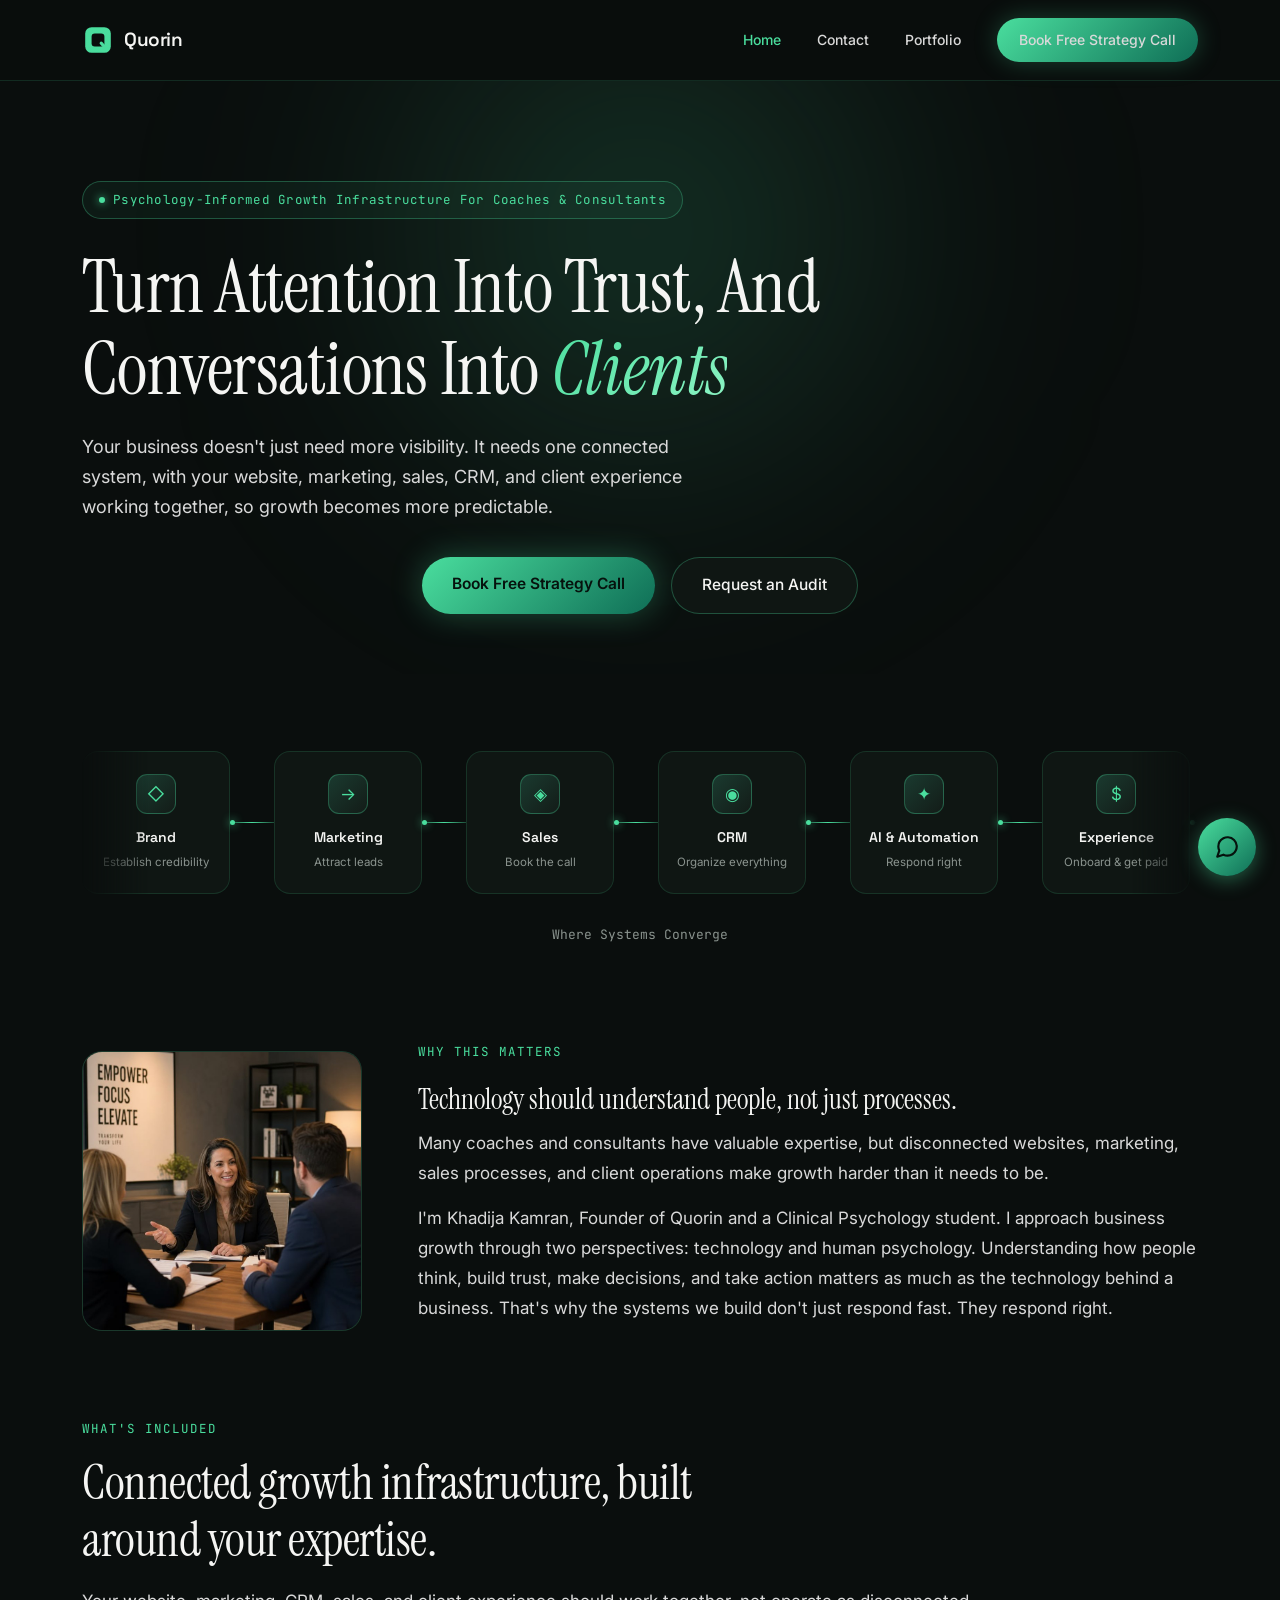
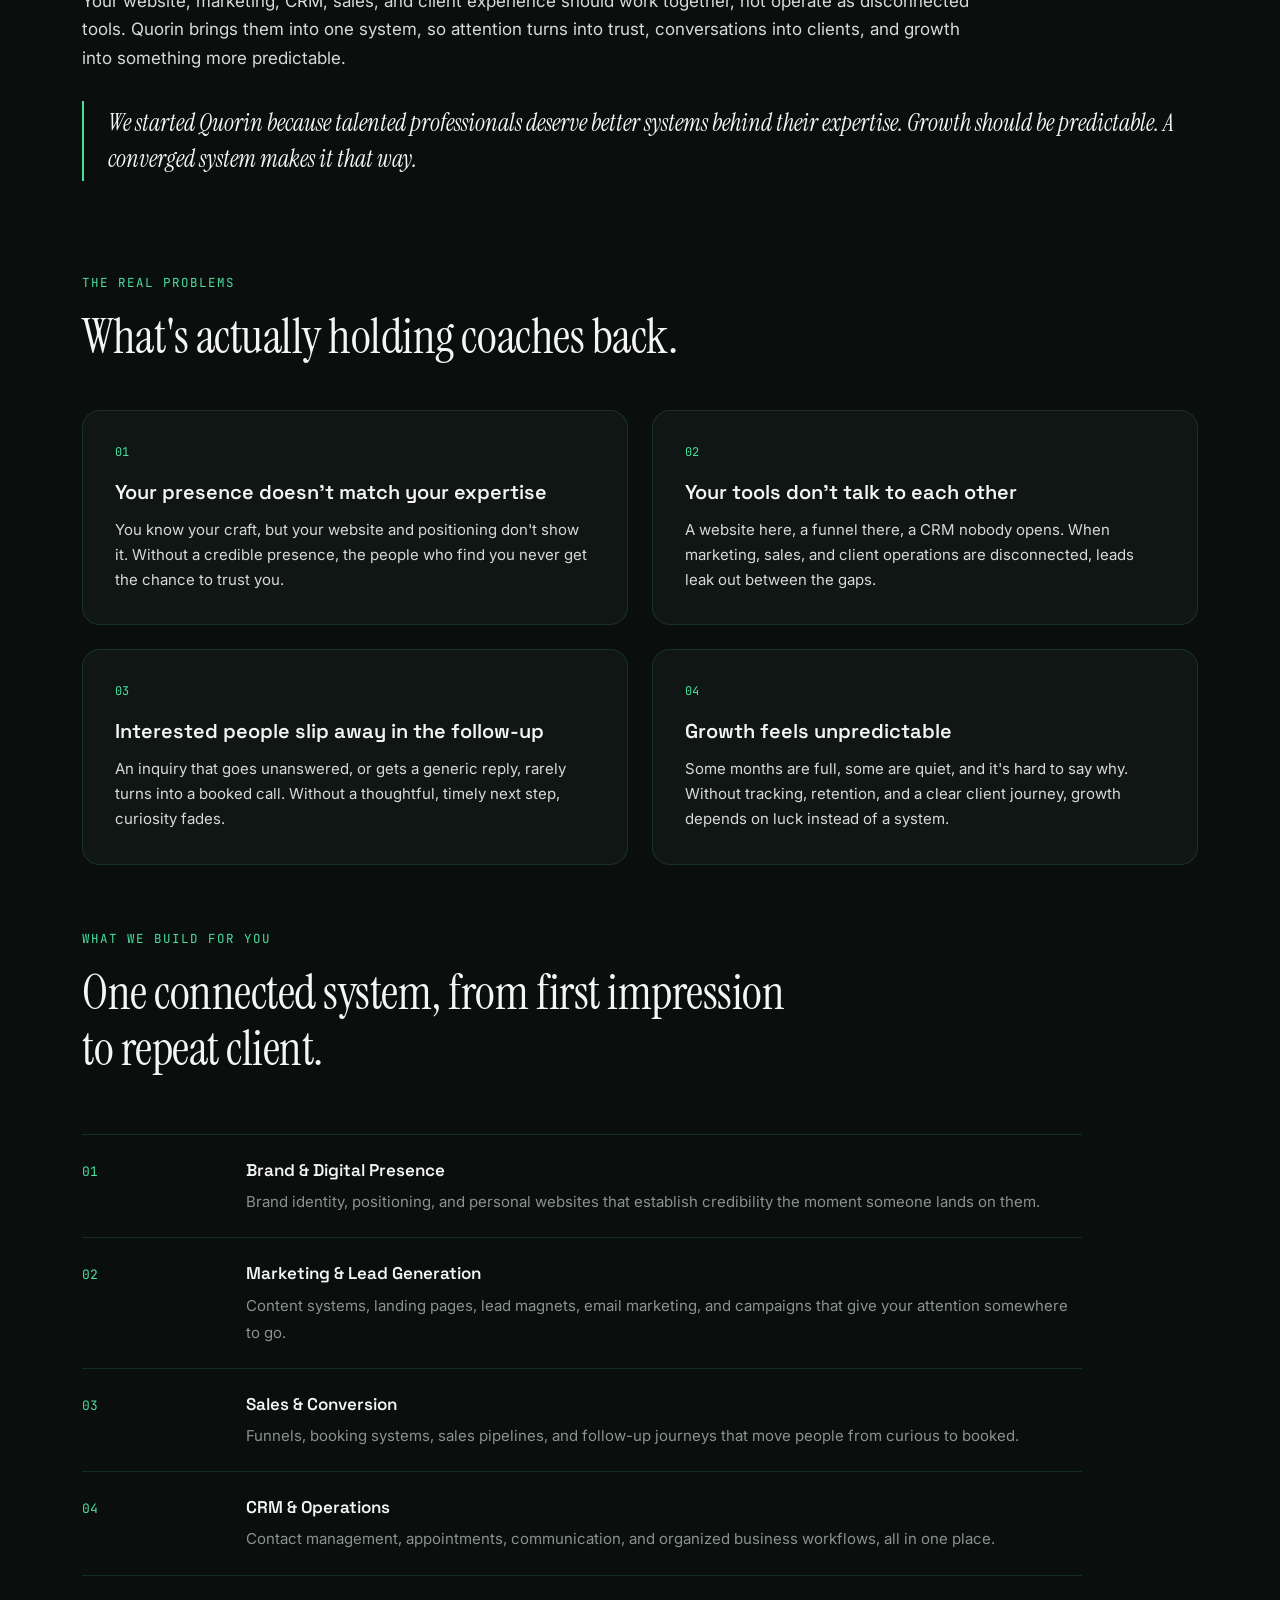
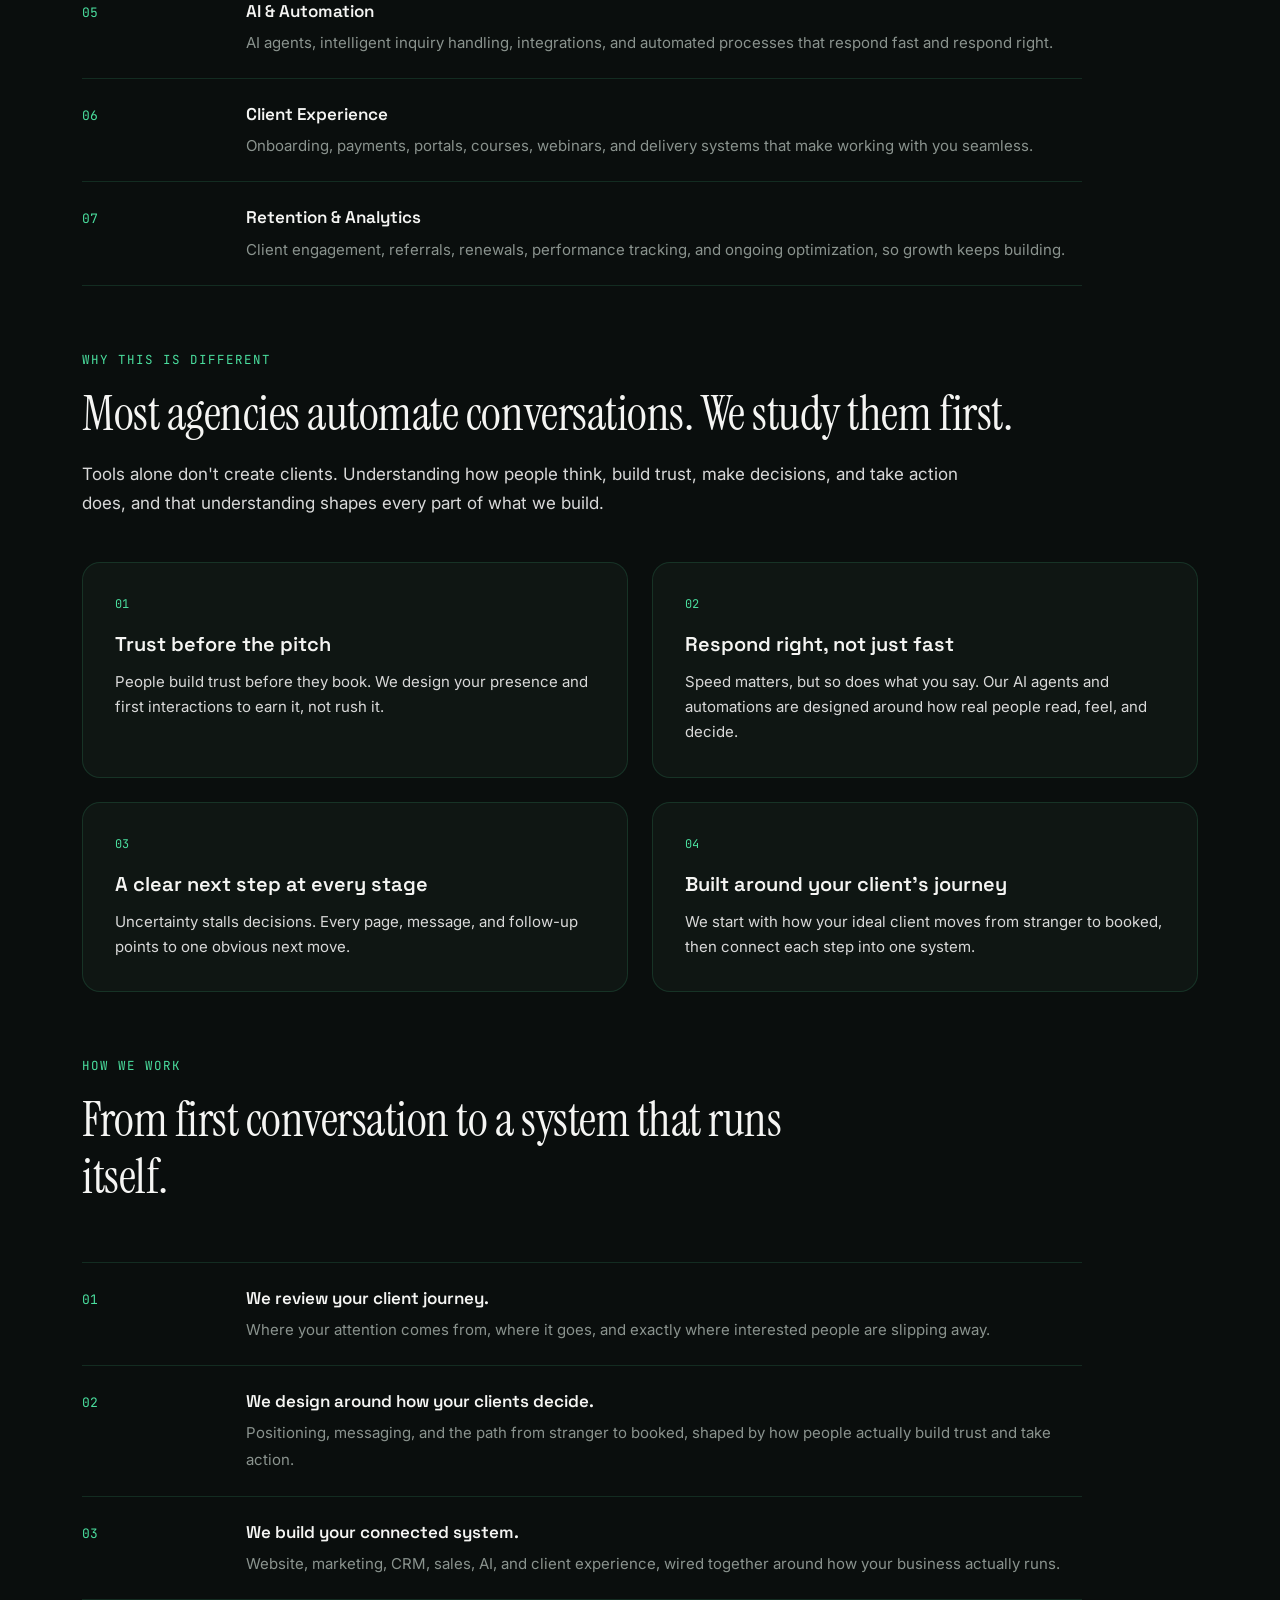
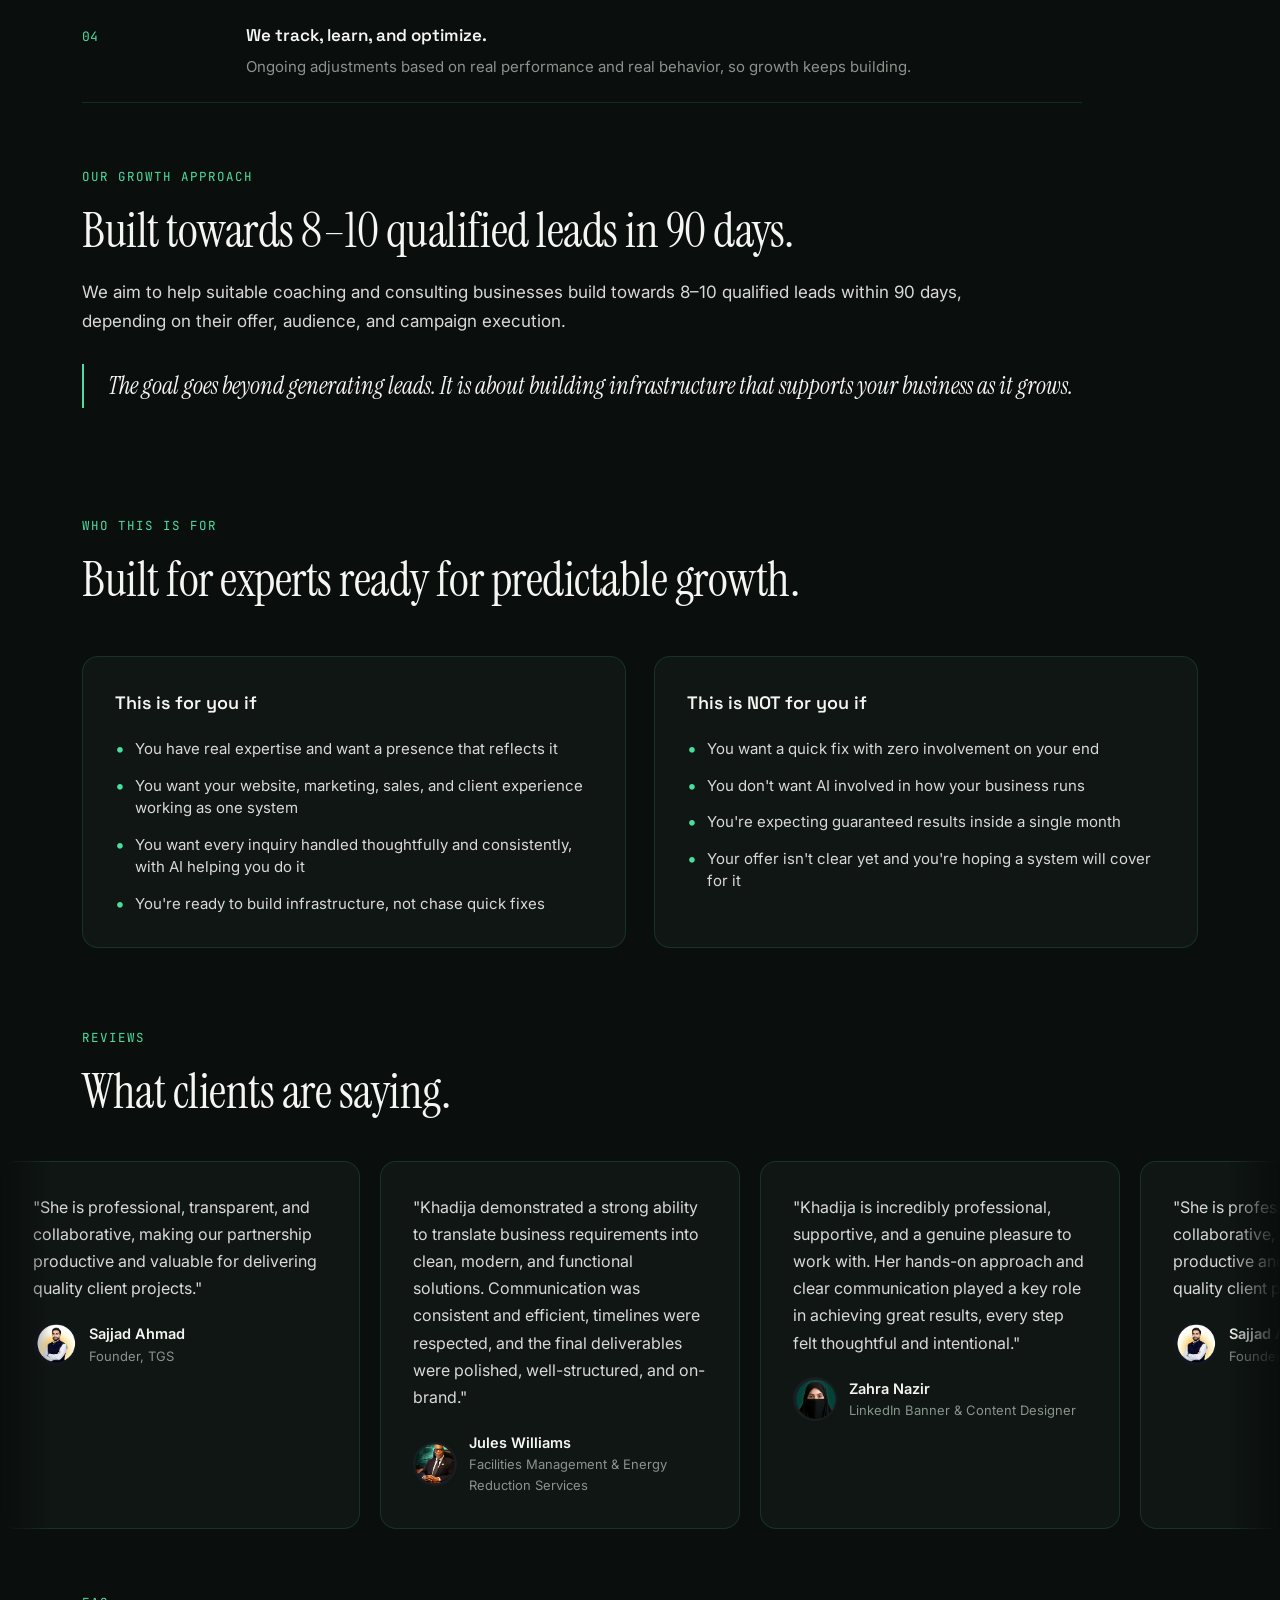
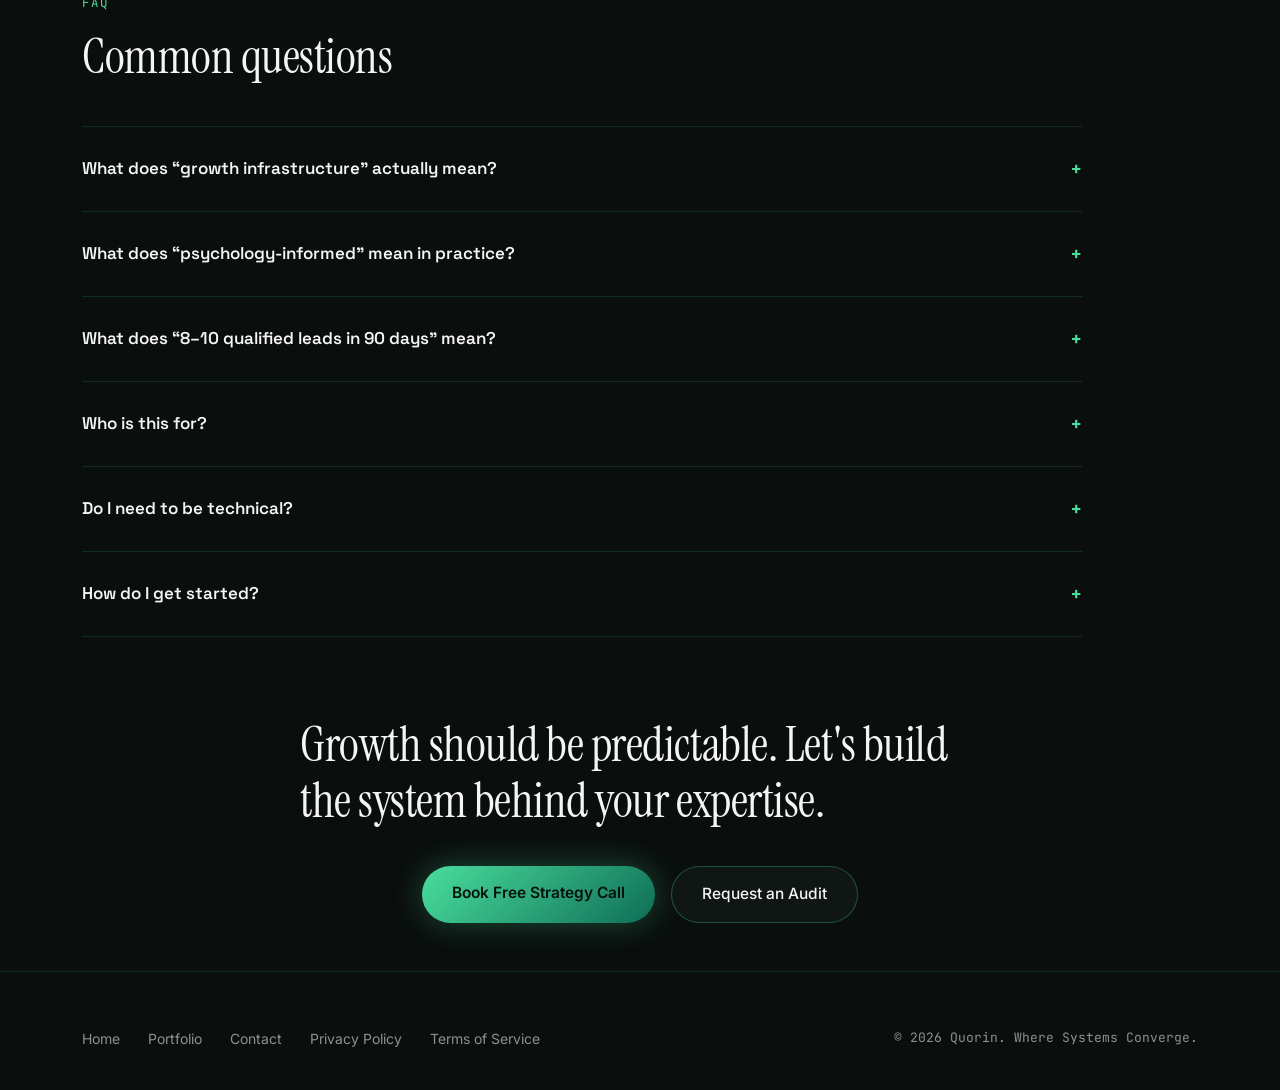
<file: index.html>
<!DOCTYPE html>
<html lang="en">
<head>
<script async src="https://www.googletagmanager.com/gtag/js?id=G-BQW8KKQ15T"></script>
<script>
  window.dataLayer = window.dataLayer || [];
  function gtag(){dataLayer.push(arguments);}
  gtag('js', new Date());
  gtag('config', 'G-BQW8KKQ15T');
</script>

<meta charset="UTF-8">
<meta name="viewport" content="width=device-width, initial-scale=1.0">
<title>Psychology-Informed Growth Infrastructure for Coaches &amp; Consultants | Quorin</title>
<meta name="description" content="Quorin builds psychology-informed growth infrastructure for coaches and consultants: website, marketing, sales, CRM, AI automation and client experience in one connected system.">
<link rel="icon" type="image/svg+xml" href="favicon.svg">
<link rel="icon" type="image/png" sizes="32x32" href="favicon-32.png">
<link rel="icon" type="image/png" sizes="16x16" href="favicon-16.png">
<link rel="apple-touch-icon" href="apple-touch-icon.png">
<meta property="og:type" content="website">
<meta property="og:title" content="Psychology-Informed Growth Infrastructure For Coaches & Consultants | Quorin">
<meta property="og:description" content="Quorin builds psychology-informed growth infrastructure for coaches and consultants: website, marketing, sales, CRM, AI automation and client experience in one connected system.">
<meta property="og:image" content="https://quorin.co/og-image.png">
<meta property="og:url" content="https://quorin.co/index.html">
<meta property="og:site_name" content="Quorin">
<meta name="twitter:card" content="summary_large_image">
<meta name="twitter:title" content="Psychology-Informed Growth Infrastructure For Coaches & Consultants | Quorin">
<meta name="twitter:description" content="Quorin builds psychology-informed growth infrastructure for coaches and consultants: website, marketing, sales, CRM, AI automation and client experience in one connected system.">
<meta name="twitter:image" content="https://quorin.co/og-image.png">
<link rel="stylesheet" href="style.css">
<link rel="canonical" href="https://quorin.co/index.html">
<script type="application/ld+json">
{
  "@context": "https://schema.org",
  "@type": "Organization",
  "name": "Quorin",
  "url": "https://quorin.co",
  "logo": "https://quorin.co/og-image.png",
  "description": "Quorin builds psychology-informed growth infrastructure, brand, marketing, sales, CRM, AI automation, and client experience, for coaches and consultants.",
  "founder": {
    "@type": "Person",
    "name": "Khadija Kamran"
  },
  "sameAs": [
    "https://www.linkedin.com/company/quorin-agency/",
    "https://www.instagram.com/quorin.ai/"
  ],
  "contactPoint": {
    "@type": "ContactPoint",
    "telephone": "+92-334-6085912",
    "email": "khadija.kamran@quorin.co",
    "contactType": "sales"
  }
}
</script>
<script type="application/ld+json">
{
  "@context": "https://schema.org",
  "@type": "FAQPage",
  "mainEntity": [
    {
      "@type": "Question",
      "name": "What does “growth infrastructure” actually mean?",
      "acceptedAnswer": {
        "@type": "Answer",
        "text": "It means your website, marketing, sales process, CRM, automation, and client experience are built as one connected system instead of separate tools, so attention turns into trust, conversations into clients, and growth into something more predictable."
      }
    },
    {
      "@type": "Question",
      "name": "What does “psychology-informed” mean in practice?",
      "acceptedAnswer": {
        "@type": "Answer",
        "text": "Our founder is a Clinical Psychology student, and that perspective shapes what we build. We design around how people build trust, make decisions, and take action, so your messaging, follow-up, and automation respond right, not just fast."
      }
    },
    {
      "@type": "Question",
      "name": "What does “8-10 qualified leads in 90 days” mean?",
      "acceptedAnswer": {
        "@type": "Answer",
        "text": "It's the growth target we aim to build towards with suitable coaching and consulting businesses. Actual results depend on your offer, audience, and campaign execution, so it's a target, not a guarantee."
      }
    },
    {
      "@type": "Question",
      "name": "Who is this for?",
      "acceptedAnswer": {
        "@type": "Answer",
        "text": "Coaches and consultants with real expertise who want their website, marketing, and client journey working together. If you're hoping for a quick fix with no involvement, or a system to cover for an unclear offer, it's probably not the right fit."
      }
    },
    {
      "@type": "Question",
      "name": "Do I need to be technical?",
      "acceptedAnswer": {
        "@type": "Answer",
        "text": "No. We handle building and connecting the system for you, and we walk you through how it works so you can manage it with confidence."
      }
    },
    {
      "@type": "Question",
      "name": "How do I get started?",
      "acceptedAnswer": {
        "@type": "Answer",
        "text": "Book a free strategy call, or request an audit and we'll review your website and client journey. From there, we'll tell you honestly whether and how we can help."
      }
    }
  ]
}
</script>
</head>
<body>

<nav class="nav">
  <div class="nav-inner">
    <a href="index.html" class="nav-logo">
      <svg viewBox="0 0 100 100"><defs><linearGradient id="qg1" x1="0" y1="0" x2="100" y2="100"><stop offset="0%" stop-color="#4ADE9E"/><stop offset="100%" stop-color="#0F6E56"/></linearGradient></defs><rect x="10" y="10" width="80" height="80" rx="20" fill="url(#qg1)"/><rect x="30" y="30" width="40" height="40" rx="10" fill="#0a0e0d"/><rect x="55" y="55" width="18" height="10" rx="5" fill="url(#qg1)" transform="rotate(45 60 60)"/></svg>
      <span>Quorin</span>
    </a>
    <div class="nav-links">
      <a href="index.html" class="active">Home</a>
      <a href="contact.html">Contact</a>
      <a href="portfolio.html">Portfolio</a>
      <a href="https://calendly.com/khadijakamran2007/discovery-call-with-khadija" class="nav-cta">Book Free Strategy Call</a>
    </div>
    <button class="nav-toggle" aria-label="Menu">☰</button>
  </div>
</nav>

<section class="hero">
  <div class="glow glow-emerald"></div>
  <div class="wrap hero-content">
    <div class="badge"><span class="dot"></span>Psychology-Informed Growth Infrastructure For Coaches &amp; Consultants</div>
    <h1 class="hero-headline">Turn Attention Into Trust, And Conversations Into <span class="accent">Clients</span></h1>
    <p class="hero-sub">Your business doesn't just need more visibility. It needs one connected system, with your website, marketing, sales, CRM, and client experience working together, so growth becomes more predictable.</p>
    <div class="cta-row" style="margin-top:36px">
      <a href="https://calendly.com/khadijakamran2007/discovery-call-with-khadija" class="btn-primary">Book Free Strategy Call</a>
      <a href="contact.html" class="btn-secondary">Request an Audit</a>
    </div>
  </div>
</section>

<section>
  <div class="wrap">
    <div class="converge-wrap">
      <div class="marquee-outer">
        <div class="marquee-track" style="animation-duration:30s">
          <div class="node"><div class="node-icon">◇</div><b>Brand</b><span>Establish credibility</span></div>
          <div class="connector"></div>
          <div class="node"><div class="node-icon">→</div><b>Marketing</b><span>Attract leads</span></div>
          <div class="connector"></div>
          <div class="node"><div class="node-icon">◈</div><b>Sales</b><span>Book the call</span></div>
          <div class="connector"></div>
          <div class="node"><div class="node-icon">◉</div><b>CRM</b><span>Organize everything</span></div>
          <div class="connector"></div>
          <div class="node"><div class="node-icon">✦</div><b>AI &amp; Automation</b><span>Respond right</span></div>
          <div class="connector"></div>
          <div class="node"><div class="node-icon">$</div><b>Experience</b><span>Onboard &amp; get paid</span></div>
          <div class="connector"></div>
          <div class="node"><div class="node-icon">⟳</div><b>Retention</b><span>Keep growth building</span></div>
          <div class="connector"></div>
          <div class="node"><div class="node-icon">◇</div><b>Brand</b><span>Establish credibility</span></div>
          <div class="connector"></div>
          <div class="node"><div class="node-icon">→</div><b>Marketing</b><span>Attract leads</span></div>
          <div class="connector"></div>
          <div class="node"><div class="node-icon">◈</div><b>Sales</b><span>Book the call</span></div>
          <div class="connector"></div>
          <div class="node"><div class="node-icon">◉</div><b>CRM</b><span>Organize everything</span></div>
          <div class="connector"></div>
          <div class="node"><div class="node-icon">✦</div><b>AI &amp; Automation</b><span>Respond right</span></div>
          <div class="connector"></div>
          <div class="node"><div class="node-icon">$</div><b>Experience</b><span>Onboard &amp; get paid</span></div>
          <div class="connector"></div>
          <div class="node"><div class="node-icon">⟳</div><b>Retention</b><span>Keep growth building</span></div>
          <div class="connector"></div>
        </div>
      </div>
      <div class="converge-label">Where Systems Converge</div>
    </div>
  </div>
</section>

<section>
  <div class="wrap">
    <div class="founder reveal">
      <div class="founder-photo"><img src="coach-image.jpg" alt="A coach meeting with a client" onerror="this.style.display='none'"></div>
      <div class="founder-text">
        <div class="eyebrow">Why this matters</div>
        <div class="founder-name" style="font-size:28px">Technology should understand people, not just processes.</div>
        <p>Many coaches and consultants have valuable expertise, but disconnected websites, marketing, sales processes, and client operations make growth harder than it needs to be.</p>
        <p>I'm Khadija Kamran, Founder of Quorin and a Clinical Psychology student. I approach business growth through two perspectives: technology and human psychology. Understanding how people think, build trust, make decisions, and take action matters as much as the technology behind a business. That's why the systems we build don't just respond fast. They respond right.</p>
      </div>
    </div>
  </div>
</section>

<section class="section-tight">
  <div class="wrap">
    <div class="eyebrow reveal">What's included</div>
    <h2 class="section-title reveal">Connected growth infrastructure, built around your expertise.</h2>
    <p class="section-desc reveal" style="max-width:900px">Your website, marketing, CRM, sales, and client experience should work together, not operate as disconnected tools. Quorin brings them into one system, so attention turns into trust, conversations into clients, and growth into something more predictable.</p>

    <div class="quote-block reveal" style="margin-top:28px">
      We started Quorin because talented professionals deserve better systems behind their expertise. Growth should be predictable. A converged system makes it that way.
    </div>
  </div>
</section>

<section class="section-tight">
  <div class="wrap">
    <div class="eyebrow reveal">The real problems</div>
    <h2 class="section-title reveal">What's actually holding coaches back.</h2>
    <div class="service-grid" style="margin-top:44px">

      <div class="service-card reveal">
        <span class="service-num">01</span>
        <h3>Your presence doesn't match your expertise</h3>
        <p>You know your craft, but your website and positioning don't show it. Without a credible presence, the people who find you never get the chance to trust you.</p>
      </div>

      <div class="service-card reveal">
        <span class="service-num">02</span>
        <h3>Your tools don't talk to each other</h3>
        <p>A website here, a funnel there, a CRM nobody opens. When marketing, sales, and client operations are disconnected, leads leak out between the gaps.</p>
      </div>

      <div class="service-card reveal">
        <span class="service-num">03</span>
        <h3>Interested people slip away in the follow-up</h3>
        <p>An inquiry that goes unanswered, or gets a generic reply, rarely turns into a booked call. Without a thoughtful, timely next step, curiosity fades.</p>
      </div>

      <div class="service-card reveal">
        <span class="service-num">04</span>
        <h3>Growth feels unpredictable</h3>
        <p>Some months are full, some are quiet, and it's hard to say why. Without tracking, retention, and a clear client journey, growth depends on luck instead of a system.</p>
      </div>

    </div>
  </div>
</section>

<section class="section-tight">
  <div class="wrap">
    <div class="eyebrow reveal">What we build for you</div>
    <h2 class="section-title reveal">One connected system, from first impression to repeat client.</h2>
    <div class="stage-list">
      <div class="stage-item reveal"><span class="stage-num">01</span><div class="stage-text"><b>Brand &amp; Digital Presence</b><span>Brand identity, positioning, and personal websites that establish credibility the moment someone lands on them.</span></div></div>
      <div class="stage-item reveal"><span class="stage-num">02</span><div class="stage-text"><b>Marketing &amp; Lead Generation</b><span>Content systems, landing pages, lead magnets, email marketing, and campaigns that give your attention somewhere to go.</span></div></div>
      <div class="stage-item reveal"><span class="stage-num">03</span><div class="stage-text"><b>Sales &amp; Conversion</b><span>Funnels, booking systems, sales pipelines, and follow-up journeys that move people from curious to booked.</span></div></div>
      <div class="stage-item reveal"><span class="stage-num">04</span><div class="stage-text"><b>CRM &amp; Operations</b><span>Contact management, appointments, communication, and organized business workflows, all in one place.</span></div></div>
      <div class="stage-item reveal"><span class="stage-num">05</span><div class="stage-text"><b>AI &amp; Automation</b><span>AI agents, intelligent inquiry handling, integrations, and automated processes that respond fast and respond right.</span></div></div>
      <div class="stage-item reveal"><span class="stage-num">06</span><div class="stage-text"><b>Client Experience</b><span>Onboarding, payments, portals, courses, webinars, and delivery systems that make working with you seamless.</span></div></div>
      <div class="stage-item reveal"><span class="stage-num">07</span><div class="stage-text"><b>Retention &amp; Analytics</b><span>Client engagement, referrals, renewals, performance tracking, and ongoing optimization, so growth keeps building.</span></div></div>
    </div>
  </div>
</section>

<section class="section-tight">
  <div class="wrap">
    <div class="eyebrow reveal">Why this is different</div>
    <h2 class="section-title reveal" style="max-width:1000px">Most agencies automate conversations. We study them first.</h2>
    <p class="section-desc reveal" style="max-width:880px;margin-left:0">Tools alone don't create clients. Understanding how people think, build trust, make decisions, and take action does, and that understanding shapes every part of what we build.</p>
    <div class="service-grid" style="margin-top:44px">

      <div class="service-card reveal">
        <span class="service-num">01</span>
        <h3>Trust before the pitch</h3>
        <p>People build trust before they book. We design your presence and first interactions to earn it, not rush it.</p>
      </div>

      <div class="service-card reveal">
        <span class="service-num">02</span>
        <h3>Respond right, not just fast</h3>
        <p>Speed matters, but so does what you say. Our AI agents and automations are designed around how real people read, feel, and decide.</p>
      </div>

      <div class="service-card reveal">
        <span class="service-num">03</span>
        <h3>A clear next step at every stage</h3>
        <p>Uncertainty stalls decisions. Every page, message, and follow-up points to one obvious next move.</p>
      </div>

      <div class="service-card reveal">
        <span class="service-num">04</span>
        <h3>Built around your client's journey</h3>
        <p>We start with how your ideal client moves from stranger to booked, then connect each step into one system.</p>
      </div>

    </div>
  </div>
</section>

<section class="section-tight">
  <div class="wrap">
    <div class="eyebrow reveal">How we work</div>
    <h2 class="section-title reveal">From first conversation to a system that runs itself.</h2>
    <div class="stage-list">
      <div class="stage-item reveal"><span class="stage-num">01</span><div class="stage-text"><b>We review your client journey.</b><span>Where your attention comes from, where it goes, and exactly where interested people are slipping away.</span></div></div>
      <div class="stage-item reveal"><span class="stage-num">02</span><div class="stage-text"><b>We design around how your clients decide.</b><span>Positioning, messaging, and the path from stranger to booked, shaped by how people actually build trust and take action.</span></div></div>
      <div class="stage-item reveal"><span class="stage-num">03</span><div class="stage-text"><b>We build your connected system.</b><span>Website, marketing, CRM, sales, AI, and client experience, wired together around how your business actually runs.</span></div></div>
      <div class="stage-item reveal"><span class="stage-num">04</span><div class="stage-text"><b>We track, learn, and optimize.</b><span>Ongoing adjustments based on real performance and real behavior, so growth keeps building.</span></div></div>
    </div>
  </div>
</section>

<section class="section-tight">
  <div class="wrap">
    <div class="eyebrow reveal">Our growth approach</div>
    <h2 class="section-title reveal">Built towards 8–10 qualified leads in 90 days.</h2>
    <p class="section-desc reveal" style="max-width:900px">We aim to help suitable coaching and consulting businesses build towards 8–10 qualified leads within 90 days, depending on their offer, audience, and campaign execution.</p>

    <div class="quote-block reveal" style="margin-top:28px">
      The goal goes beyond generating leads. It is about building infrastructure that supports your business as it grows.
    </div>
  </div>
</section>

<section>
  <div class="wrap">
    <div class="eyebrow reveal">Who this is for</div>
    <h2 class="section-title reveal">Built for experts ready for predictable growth.</h2>
    <div class="fit-grid">
      <div class="fit-card reveal fit-yes">
        <h3>This is for you if</h3>
        <ul>
          <li>You have real expertise and want a presence that reflects it</li>
          <li>You want your website, marketing, sales, and client experience working as one system</li>
          <li>You want every inquiry handled thoughtfully and consistently, with AI helping you do it</li>
          <li>You're ready to build infrastructure, not chase quick fixes</li>
        </ul>
      </div>
      <div class="fit-card reveal fit-no">
        <h3>This is NOT for you if</h3>
        <ul>
          <li>You want a quick fix with zero involvement on your end</li>
          <li>You don't want AI involved in how your business runs</li>
          <li>You're expecting guaranteed results inside a single month</li>
          <li>Your offer isn't clear yet and you're hoping a system will cover for it</li>
        </ul>
      </div>
    </div>
  </div>
</section>

<section class="section-tight">
  <div class="wrap">
    <div class="eyebrow reveal">Reviews</div>
    <h2 class="section-title reveal">What clients are saying.</h2>
  </div>
  <div class="review-marquee-outer" style="margin-top:40px">
    <div class="review-marquee-track">
      <div class="testimonial-card">
        <p>"She is professional, transparent, and collaborative, making our partnership productive and valuable for delivering quality client projects."</p>
        <div class="testimonial-author">
          <div class="author-avatar"><img src="reviewer-sajjad.png" alt="Sajjad Ahmad"></div>
          <div><div class="author-name">Sajjad Ahmad</div><div class="author-role">Founder, TGS</div></div>
        </div>
      </div>
      <div class="testimonial-card">
        <p>"Khadija demonstrated a strong ability to translate business requirements into clean, modern, and functional solutions. Communication was consistent and efficient, timelines were respected, and the final deliverables were polished, well-structured, and on-brand."</p>
        <div class="testimonial-author">
          <div class="author-avatar"><img src="reviewer-jules.png" alt="Jules Williams"></div>
          <div><div class="author-name">Jules Williams</div><div class="author-role">Facilities Management &amp; Energy Reduction Services</div></div>
        </div>
      </div>
      <div class="testimonial-card">
        <p>"Khadija is incredibly professional, supportive, and a genuine pleasure to work with. Her hands-on approach and clear communication played a key role in achieving great results, every step felt thoughtful and intentional."</p>
        <div class="testimonial-author">
          <div class="author-avatar"><img src="reviewer-zahra.png" alt="Zahra Nazir"></div>
          <div><div class="author-name">Zahra Nazir</div><div class="author-role">LinkedIn Banner &amp; Content Designer</div></div>
        </div>
      </div>
      <div class="testimonial-card">
        <p>"She is professional, transparent, and collaborative, making our partnership productive and valuable for delivering quality client projects."</p>
        <div class="testimonial-author">
          <div class="author-avatar"><img src="reviewer-sajjad.png" alt="Sajjad Ahmad"></div>
          <div><div class="author-name">Sajjad Ahmad</div><div class="author-role">Founder, TGS</div></div>
        </div>
      </div>
      <div class="testimonial-card">
        <p>"Khadija demonstrated a strong ability to translate business requirements into clean, modern, and functional solutions. Communication was consistent and efficient, timelines were respected, and the final deliverables were polished, well-structured, and on-brand."</p>
        <div class="testimonial-author">
          <div class="author-avatar"><img src="reviewer-jules.png" alt="Jules Williams"></div>
          <div><div class="author-name">Jules Williams</div><div class="author-role">Facilities Management &amp; Energy Reduction Services</div></div>
        </div>
      </div>
      <div class="testimonial-card">
        <p>"Khadija is incredibly professional, supportive, and a genuine pleasure to work with. Her hands-on approach and clear communication played a key role in achieving great results, every step felt thoughtful and intentional."</p>
        <div class="testimonial-author">
          <div class="author-avatar"><img src="reviewer-zahra.png" alt="Zahra Nazir"></div>
          <div><div class="author-name">Zahra Nazir</div><div class="author-role">LinkedIn Banner &amp; Content Designer</div></div>
        </div>
      </div>
    </div>
  </div>
</section>

<section class="section-tight">
  <div class="wrap">
    <div class="eyebrow reveal">FAQ</div>
    <h2 class="section-title reveal">Common questions</h2>
    <div style="margin-top:40px">
      <div class="faq-item">
        <div class="faq-q">What does &ldquo;growth infrastructure&rdquo; actually mean? <span class="faq-toggle">+</span></div>
        <div class="faq-a">It means your website, marketing, sales process, CRM, automation, and client experience are built as one connected system instead of separate tools, so attention turns into trust, conversations into clients, and growth into something more predictable.</div>
      </div>
      <div class="faq-item">
        <div class="faq-q">What does &ldquo;psychology-informed&rdquo; mean in practice? <span class="faq-toggle">+</span></div>
        <div class="faq-a">Our founder is a Clinical Psychology student, and that perspective shapes what we build. We design around how people build trust, make decisions, and take action, so your messaging, follow-up, and automation respond right, not just fast.</div>
      </div>
      <div class="faq-item">
        <div class="faq-q">What does &ldquo;8&ndash;10 qualified leads in 90 days&rdquo; mean? <span class="faq-toggle">+</span></div>
        <div class="faq-a">It's the growth target we aim to build towards with suitable coaching and consulting businesses. Actual results depend on your offer, audience, and campaign execution, so it's a target, not a guarantee.</div>
      </div>
      <div class="faq-item">
        <div class="faq-q">Who is this for? <span class="faq-toggle">+</span></div>
        <div class="faq-a">Coaches and consultants with real expertise who want their website, marketing, and client journey working together. If you're hoping for a quick fix with no involvement, or a system to cover for an unclear offer, it's probably not the right fit.</div>
      </div>
      <div class="faq-item">
        <div class="faq-q">Do I need to be technical? <span class="faq-toggle">+</span></div>
        <div class="faq-a">No. We handle building and connecting the system for you, and we walk you through how it works so you can manage it with confidence.</div>
      </div>
      <div class="faq-item">
        <div class="faq-q">How do I get started? <span class="faq-toggle">+</span></div>
        <div class="faq-a">Book a free strategy call, or request an audit and we'll review your website and client journey. From there, we'll tell you honestly whether and how we can help.</div>
      </div>
    </div>
  </div>
</section>

<section class="final-cta">
  <div class="wrap">
    <h2 class="section-title reveal">Growth should be predictable. Let's build the system behind your expertise.</h2>
    <div class="cta-row reveal">
      <a href="https://calendly.com/khadijakamran2007/discovery-call-with-khadija" class="btn-primary">Book Free Strategy Call</a>
      <a href="contact.html" class="btn-secondary">Request an Audit</a>
    </div>
  </div>
</section>

<div class="contact-widget">
  <div class="contact-options">
    <a href="https://wa.me/923346085912?text=Hi%20Khadija%2C%20I%27d%20like%20to%20know%20more%20about%20Quorin" class="contact-option contact-option-whatsapp" target="_blank">
      <span class="contact-option-icon"><svg viewBox="0 0 24 24" fill="white"><path d="M12.04 2C6.58 2 2.13 6.45 2.13 11.91c0 1.75.46 3.48 1.32 5L2 22l5.25-1.38c1.46.8 3.1 1.22 4.79 1.22h.01c5.46 0 9.91-4.45 9.91-9.91C21.96 6.45 17.51 2 12.04 2zm5.79 14.15c-.24.68-1.4 1.31-1.94 1.39-.5.08-1.13.11-1.83-.11-.42-.13-.96-.31-1.65-.61-2.9-1.25-4.79-4.17-4.94-4.36-.14-.19-1.19-1.58-1.19-3.01 0-1.43.75-2.13 1.02-2.42.27-.29.58-.36.78-.36.19 0 .39 0 .56.01.18.01.42-.07.65.5.24.58.82 2.01.89 2.16.07.15.12.32.02.51-.09.19-.14.31-.28.48-.14.17-.29.37-.42.5-.14.14-.29.29-.12.57.17.28.75 1.23 1.6 1.99 1.1.98 2.03 1.29 2.32 1.43.29.14.46.12.63-.07.17-.19.71-.83.9-1.11.19-.29.38-.24.63-.14.26.1 1.63.77 1.91.91.28.14.46.21.53.33.07.12.07.68-.17 1.36z"/></svg></span>
      <span>WhatsApp</span>
    </a>
    <a href="mailto:khadija.kamran@quorin.co" class="contact-option contact-option-email">
      <span class="contact-option-icon"><svg viewBox="0 0 24 24" fill="none" stroke="#06120d" stroke-width="2" stroke-linecap="round" stroke-linejoin="round"><path d="M4 4h16v16H4V4z"/><path d="M22 6l-10 7L2 6"/></svg></span>
      <span>Email</span>
    </a>
  </div>
  <button class="contact-fab" aria-label="Contact us">
    <svg class="icon-chat" viewBox="0 0 24 24" fill="none" stroke="#06120d" stroke-width="2" stroke-linecap="round" stroke-linejoin="round"><path d="M21 11.5a8.38 8.38 0 0 1-.9 3.8 8.5 8.5 0 0 1-7.6 4.7 8.38 8.38 0 0 1-3.8-.9L3 21l1.9-5.7a8.38 8.38 0 0 1-.9-3.8 8.5 8.5 0 0 1 4.7-7.6 8.38 8.38 0 0 1 3.8-.9h.5a8.48 8.48 0 0 1 8 8v.5z"/></svg>
    <svg class="icon-close" viewBox="0 0 24 24" fill="none" stroke="#06120d" stroke-width="2" stroke-linecap="round" stroke-linejoin="round"><line x1="18" y1="6" x2="6" y2="18"/><line x1="6" y1="6" x2="18" y2="18"/></svg>
  </button>
</div>

<footer>
  <div class="wrap footer-inner">
    <div class="footer-links">
      <a href="index.html">Home</a>
      <a href="portfolio.html">Portfolio</a>
      <a href="contact.html">Contact</a>
      <a href="privacy.html">Privacy Policy</a>
      <a href="terms.html">Terms of Service</a>
    </div>
    <div class="footer-copy">© 2026 Quorin. Where Systems Converge.</div>
  </div>
</footer>

<script src="script.js"></script>
</body>
</html>
</file>
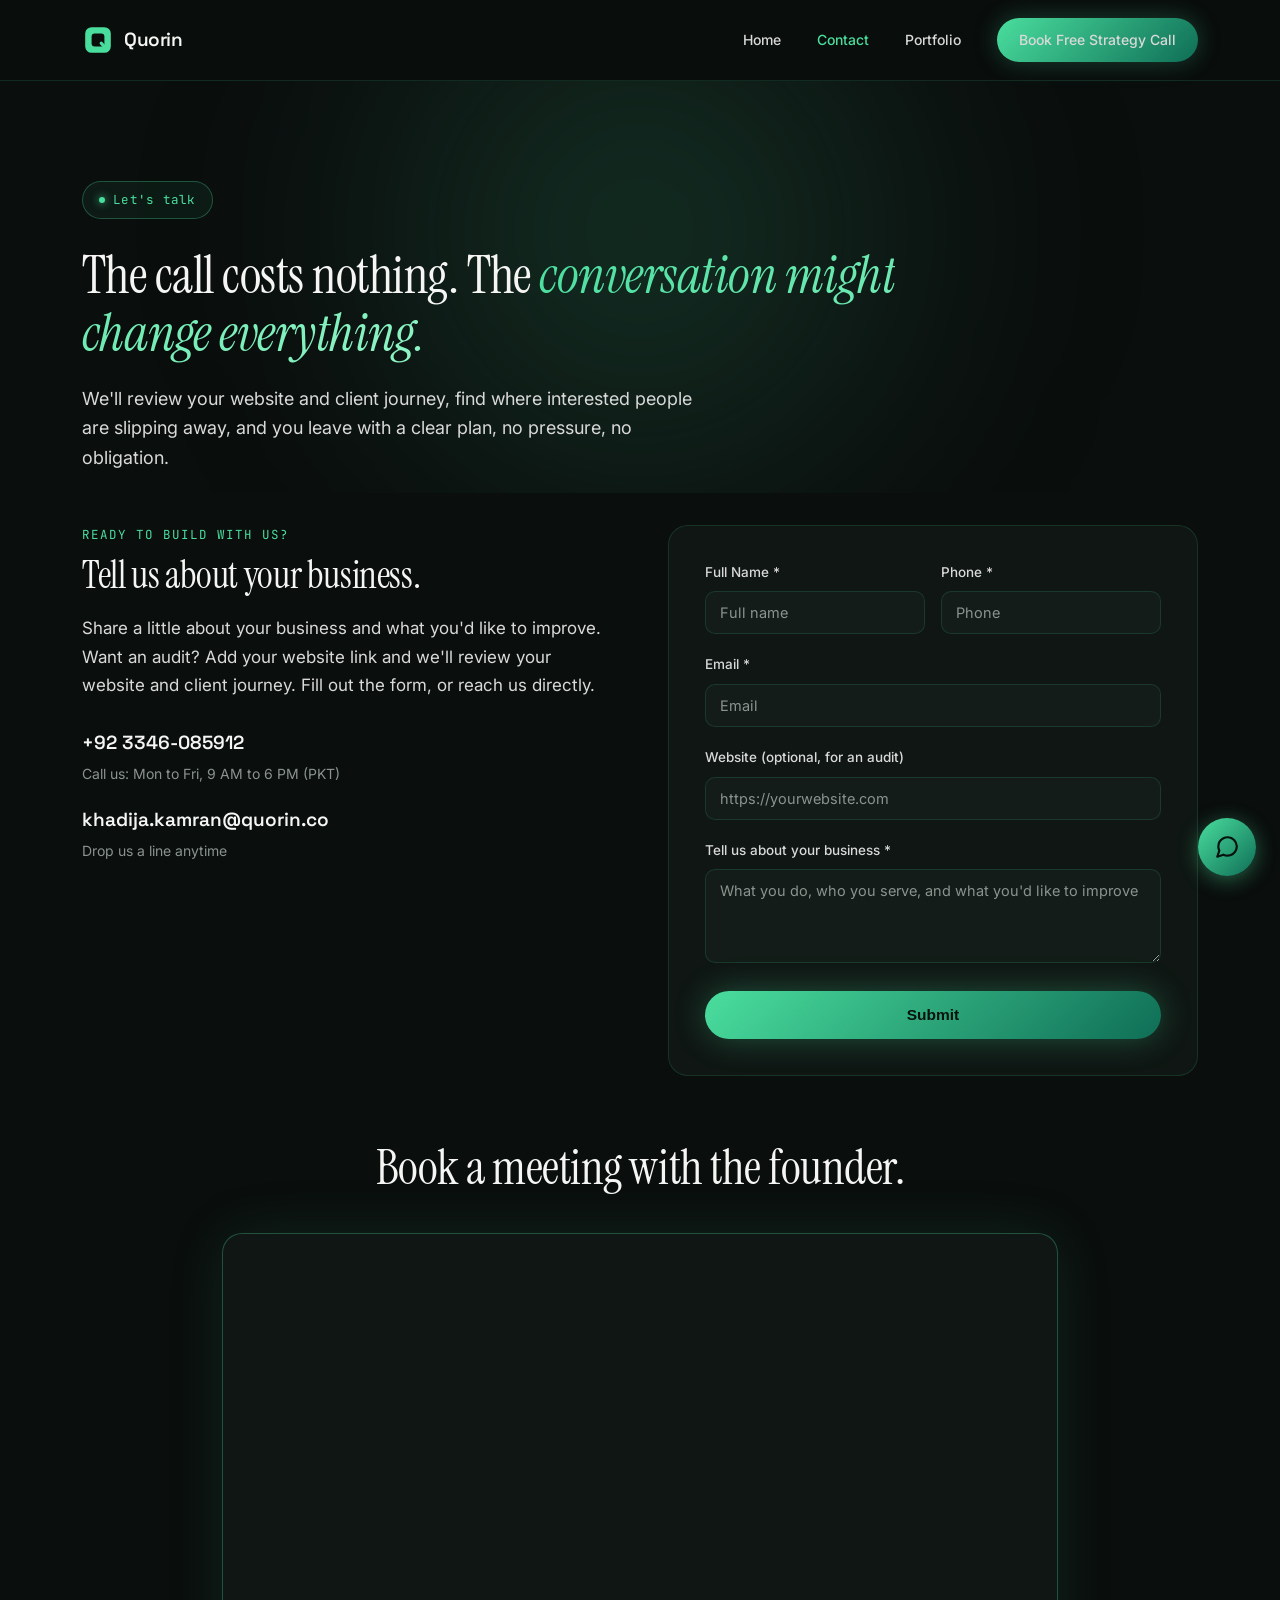
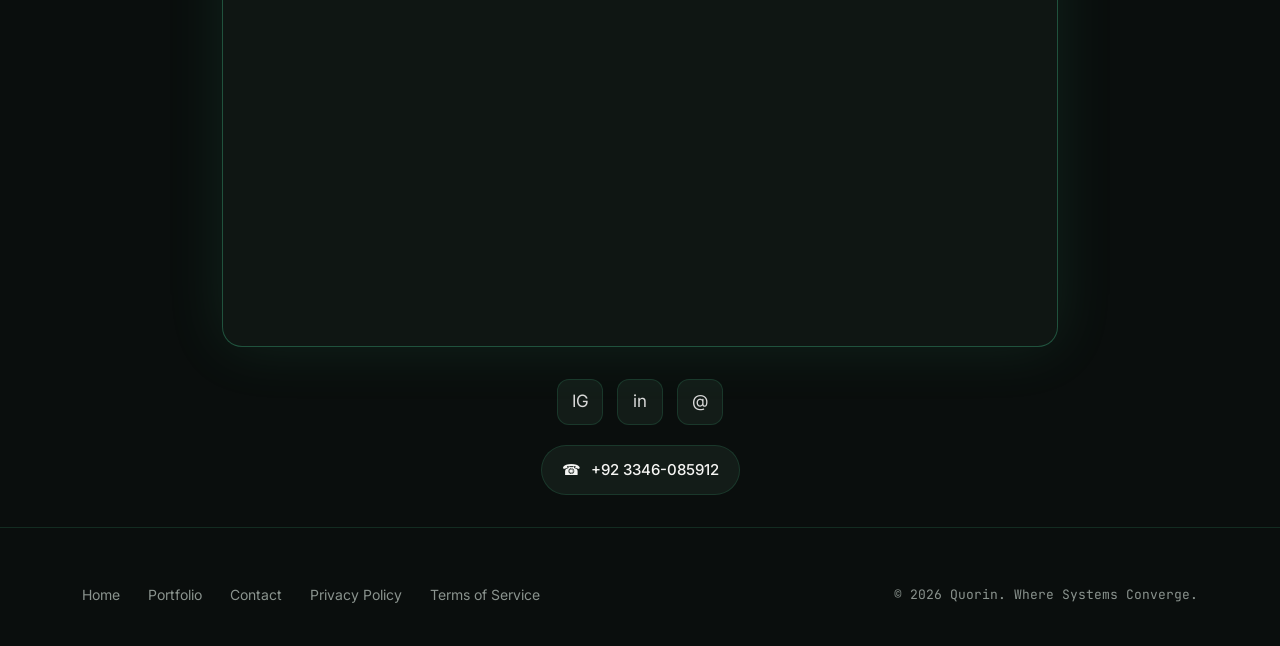
<file: contact.html>
<!DOCTYPE html>
<html lang="en">
<head>
<script async src="https://www.googletagmanager.com/gtag/js?id=G-BQW8KKQ15T"></script>
<script>
  window.dataLayer = window.dataLayer || [];
  function gtag(){dataLayer.push(arguments);}
  gtag('js', new Date());
  gtag('config', 'G-BQW8KKQ15T');
</script>

<meta charset="UTF-8">
<meta name="viewport" content="width=device-width, initial-scale=1.0">
<title>Contact Quorin | Book a Free Strategy Call</title>
<meta name="description" content="Book a free strategy call with Khadija Kamran, founder of Quorin, or reach out directly.">
<link rel="icon" type="image/svg+xml" href="favicon.svg">
<link rel="icon" type="image/png" sizes="32x32" href="favicon-32.png">
<link rel="icon" type="image/png" sizes="16x16" href="favicon-16.png">
<link rel="apple-touch-icon" href="apple-touch-icon.png">
<meta property="og:type" content="website">
<meta property="og:title" content="Contact | Quorin">
<meta property="og:description" content="Book a free strategy call with Khadija Kamran, founder of Quorin, or reach out directly.">
<meta property="og:image" content="https://quorin.co/og-image.png">
<meta property="og:url" content="https://quorin.co/contact.html">
<meta property="og:site_name" content="Quorin">
<meta name="twitter:card" content="summary_large_image">
<meta name="twitter:title" content="Contact | Quorin">
<meta name="twitter:description" content="Book a free strategy call with Khadija Kamran, founder of Quorin, or reach out directly.">
<meta name="twitter:image" content="https://quorin.co/og-image.png">
<link rel="stylesheet" href="style.css">
<link rel="canonical" href="https://quorin.co/contact.html">
<script type="application/ld+json">
{
  "@context": "https://schema.org",
  "@type": "Organization",
  "name": "Quorin",
  "url": "https://quorin.co",
  "logo": "https://quorin.co/og-image.png",
  "description": "Quorin builds psychology-informed growth infrastructure, brand, marketing, sales, CRM, AI automation, and client experience, for coaches and consultants.",
  "founder": {
    "@type": "Person",
    "name": "Khadija Kamran"
  },
  "sameAs": [
    "https://www.linkedin.com/company/quorin-agency/",
    "https://www.instagram.com/quorin.ai/"
  ],
  "contactPoint": {
    "@type": "ContactPoint",
    "telephone": "+92-334-6085912",
    "email": "khadija.kamran@quorin.co",
    "contactType": "sales"
  }
}
</script>
</head>
<body>

<nav class="nav">
  <div class="nav-inner">
    <a href="index.html" class="nav-logo">
      <svg viewBox="0 0 100 100"><defs><linearGradient id="qg1" x1="0" y1="0" x2="100" y2="100"><stop offset="0%" stop-color="#4ADE9E"/><stop offset="100%" stop-color="#0F6E56"/></linearGradient></defs><rect x="10" y="10" width="80" height="80" rx="20" fill="url(#qg1)"/><rect x="30" y="30" width="40" height="40" rx="10" fill="#0a0e0d"/><rect x="55" y="55" width="18" height="10" rx="5" fill="url(#qg1)" transform="rotate(45 60 60)"/></svg>
      <span>Quorin</span>
    </a>
    <div class="nav-links">
      <a href="index.html">Home</a>
      <a href="contact.html" class="active">Contact</a>
      <a href="portfolio.html">Portfolio</a>
      <a href="https://calendly.com/khadijakamran2007/discovery-call-with-khadija" class="nav-cta">Book Free Strategy Call</a>
    </div>
    <button class="nav-toggle" aria-label="Menu">☰</button>
  </div>
</nav>

<section class="hero" style="padding-bottom:20px">
  <div class="glow glow-emerald"></div>
  <div class="wrap hero-content">
    <div class="badge"><span class="dot"></span>Let's talk</div>
    <h1 class="hero-headline" style="font-size:clamp(34px,4.6vw,52px)">The call costs nothing. The <span class="accent">conversation might change everything.</span></h1>
    <p class="hero-sub">We'll review your website and client journey, find where interested people are slipping away, and you leave with a clear plan, no pressure, no obligation.</p>
  </div>
</section>

<section class="section-tight">
  <div class="wrap">
    <div class="project-grid reveal">
      <div class="project-info">
        <div class="eyebrow">Ready to build with us?</div>
        <h2 class="section-title" style="font-size:clamp(28px,3.4vw,38px)">Tell us about your business.</h2>
        <p class="section-desc">Share a little about your business and what you'd like to improve. Want an audit? Add your website link and we'll review your website and client journey. Fill out the form, or reach us directly.</p>

        <a href="tel:+923346085912" class="project-contact-line">+92 3346-085912</a>
        <p class="project-contact-hours">Call us: Mon to Fri, 9 AM to 6 PM (PKT)</p>
        <a href="mailto:khadija.kamran@quorin.co" class="project-contact-line">khadija.kamran@quorin.co</a>
        <p class="project-contact-hours">Drop us a line anytime</p>
      </div>

      <form class="project-form" name="project-inquiry" method="POST" data-netlify="true" action="/thank-you.html">
        <input type="hidden" name="form-name" value="project-inquiry">
        <div class="form-row">
          <div class="form-field">
            <label>Full Name *</label>
            <input type="text" name="name" placeholder="Full name" required>
          </div>
          <div class="form-field">
            <label>Phone *</label>
            <input type="tel" name="phone" placeholder="Phone" required>
          </div>
        </div>
        <div class="form-field">
          <label>Email *</label>
          <input type="email" name="email" placeholder="Email" required>
        </div>
        <div class="form-field">
          <label>Website (optional, for an audit)</label>
          <input type="url" name="website" placeholder="https://yourwebsite.com">
        </div>
        <div class="form-field">
          <label>Tell us about your business *</label>
          <textarea name="message" rows="4" placeholder="What you do, who you serve, and what you'd like to improve" required></textarea>
        </div>
        <button type="submit" class="btn-primary" style="width:100%;border:none;cursor:pointer">Submit</button>
      </form>
    </div>
  </div>
</section>

<section class="section-tight">
  <div class="wrap" style="max-width:900px">
    <h2 class="section-title reveal center" style="margin-bottom:36px">Book a meeting with the founder.</h2>
    <div class="calendly-card reveal">
      <div class="calendly-inline-widget" data-url="https://calendly.com/khadijakamran2007/discovery-call-with-khadija?background_color=0f1613&text_color=f5f5f3&primary_color=4ade9e" style="min-width:320px;height:700px;"></div>
    </div>

    <div class="social-row" style="justify-content:center;margin-top:32px">
      <a href="https://www.instagram.com/quorin.ai/" class="social-icon" aria-label="Instagram">IG</a>
      <a href="https://www.linkedin.com/company/quorin-agency/" class="social-icon" aria-label="LinkedIn" title="LinkedIn">in</a>
      <a href="mailto:khadija.kamran@quorin.co" class="social-icon" aria-label="Email" title="Email">@</a>
    </div>
    <div style="text-align:center">
      <a href="tel:+923346085912" class="phone-link">
        <span class="phone-icon">☎</span>
        +92 3346-085912
      </a>
    </div>
  </div>
</section>

<div class="contact-widget">
  <div class="contact-options">
    <a href="https://wa.me/923346085912?text=Hi%20Khadija%2C%20I%27d%20like%20to%20know%20more%20about%20Quorin" class="contact-option contact-option-whatsapp" target="_blank">
      <span class="contact-option-icon"><svg viewBox="0 0 24 24" fill="white"><path d="M12.04 2C6.58 2 2.13 6.45 2.13 11.91c0 1.75.46 3.48 1.32 5L2 22l5.25-1.38c1.46.8 3.1 1.22 4.79 1.22h.01c5.46 0 9.91-4.45 9.91-9.91C21.96 6.45 17.51 2 12.04 2zm5.79 14.15c-.24.68-1.4 1.31-1.94 1.39-.5.08-1.13.11-1.83-.11-.42-.13-.96-.31-1.65-.61-2.9-1.25-4.79-4.17-4.94-4.36-.14-.19-1.19-1.58-1.19-3.01 0-1.43.75-2.13 1.02-2.42.27-.29.58-.36.78-.36.19 0 .39 0 .56.01.18.01.42-.07.65.5.24.58.82 2.01.89 2.16.07.15.12.32.02.51-.09.19-.14.31-.28.48-.14.17-.29.37-.42.5-.14.14-.29.29-.12.57.17.28.75 1.23 1.6 1.99 1.1.98 2.03 1.29 2.32 1.43.29.14.46.12.63-.07.17-.19.71-.83.9-1.11.19-.29.38-.24.63-.14.26.1 1.63.77 1.91.91.28.14.46.21.53.33.07.12.07.68-.17 1.36z"/></svg></span>
      <span>WhatsApp</span>
    </a>
    <a href="mailto:khadija.kamran@quorin.co" class="contact-option contact-option-email">
      <span class="contact-option-icon"><svg viewBox="0 0 24 24" fill="none" stroke="#06120d" stroke-width="2" stroke-linecap="round" stroke-linejoin="round"><path d="M4 4h16v16H4V4z"/><path d="M22 6l-10 7L2 6"/></svg></span>
      <span>Email</span>
    </a>
  </div>
  <button class="contact-fab" aria-label="Contact us">
    <svg class="icon-chat" viewBox="0 0 24 24" fill="none" stroke="#06120d" stroke-width="2" stroke-linecap="round" stroke-linejoin="round"><path d="M21 11.5a8.38 8.38 0 0 1-.9 3.8 8.5 8.5 0 0 1-7.6 4.7 8.38 8.38 0 0 1-3.8-.9L3 21l1.9-5.7a8.38 8.38 0 0 1-.9-3.8 8.5 8.5 0 0 1 4.7-7.6 8.38 8.38 0 0 1 3.8-.9h.5a8.48 8.48 0 0 1 8 8v.5z"/></svg>
    <svg class="icon-close" viewBox="0 0 24 24" fill="none" stroke="#06120d" stroke-width="2" stroke-linecap="round" stroke-linejoin="round"><line x1="18" y1="6" x2="6" y2="18"/><line x1="6" y1="6" x2="18" y2="18"/></svg>
  </button>
</div>

<footer>
  <div class="wrap footer-inner">
    <div class="footer-links">
      <a href="index.html">Home</a>
      <a href="portfolio.html">Portfolio</a>
      <a href="contact.html">Contact</a>
      <a href="privacy.html">Privacy Policy</a>
      <a href="terms.html">Terms of Service</a>
    </div>
    <div class="footer-copy">© 2026 Quorin. Where Systems Converge.</div>
  </div>
</footer>

<script src="https://assets.calendly.com/assets/external/widget.js"></script>
<script src="script.js"></script>
</body>
</html>
</file>
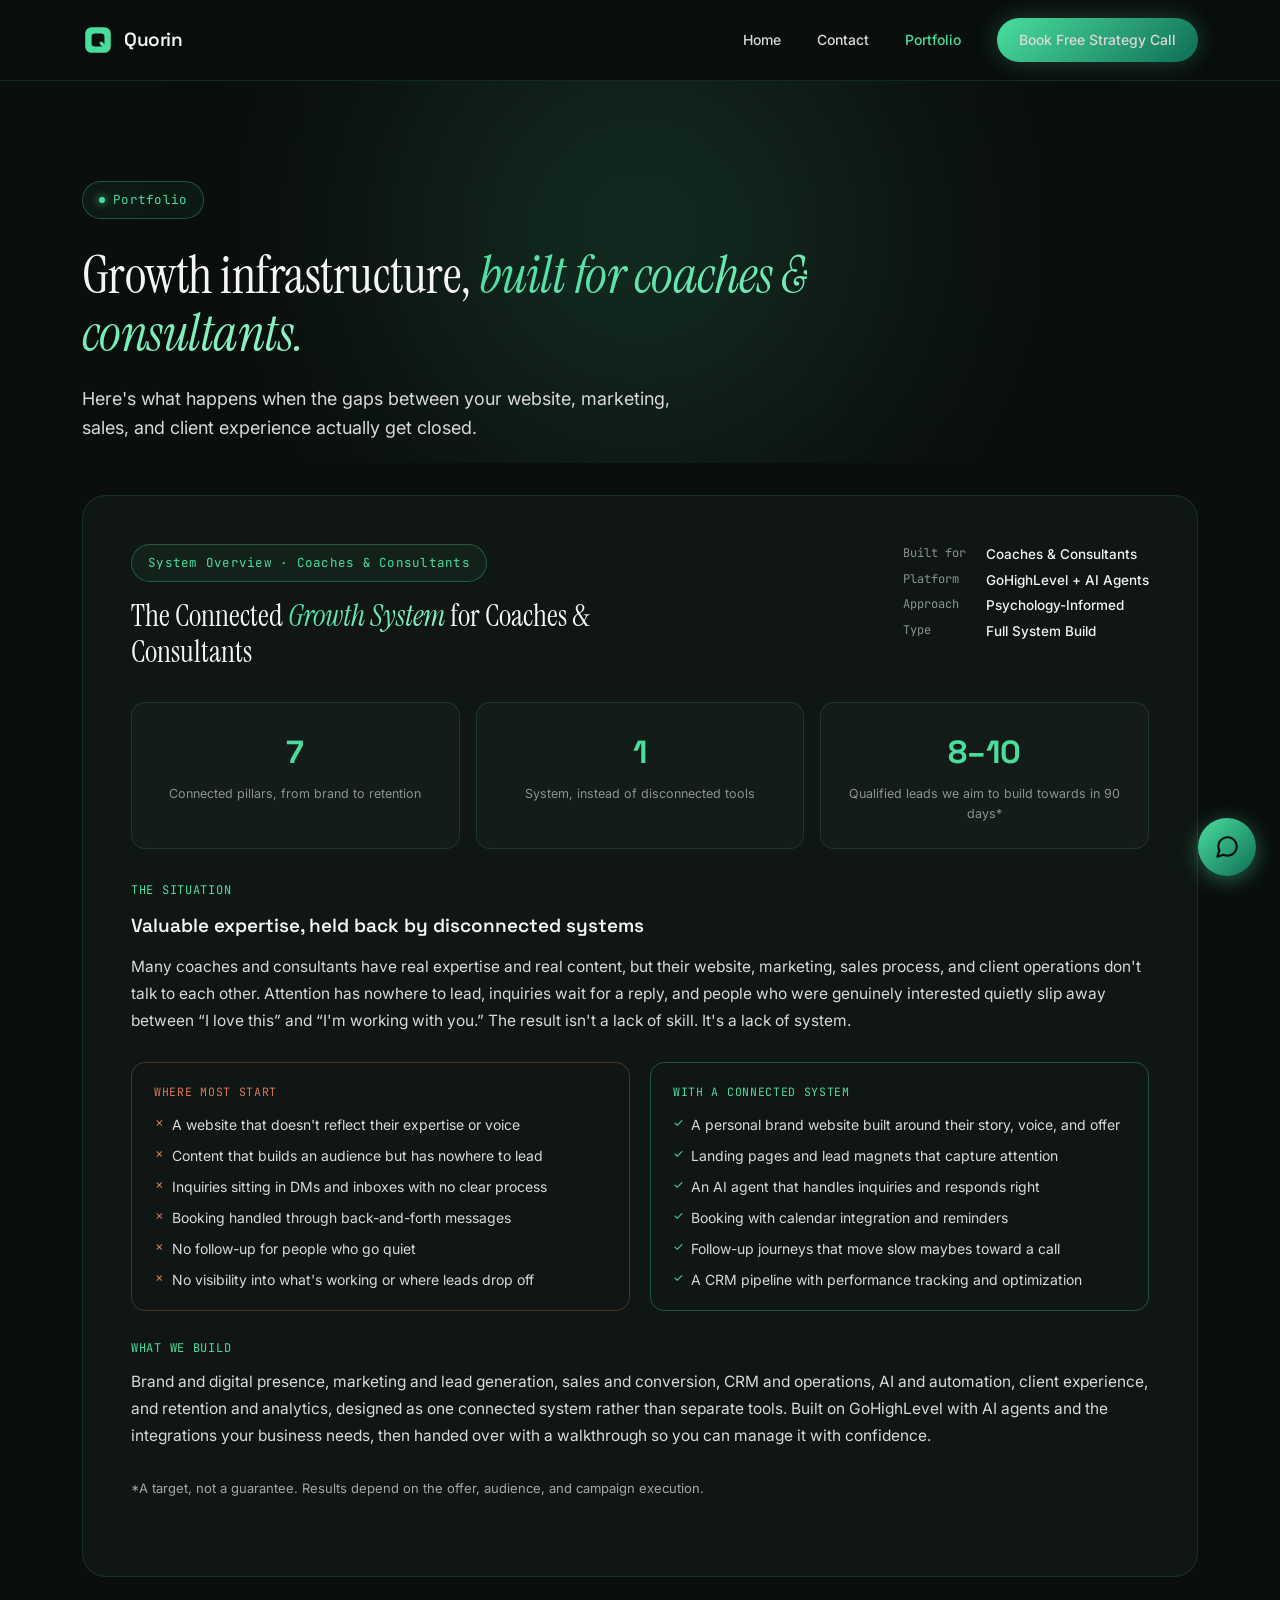
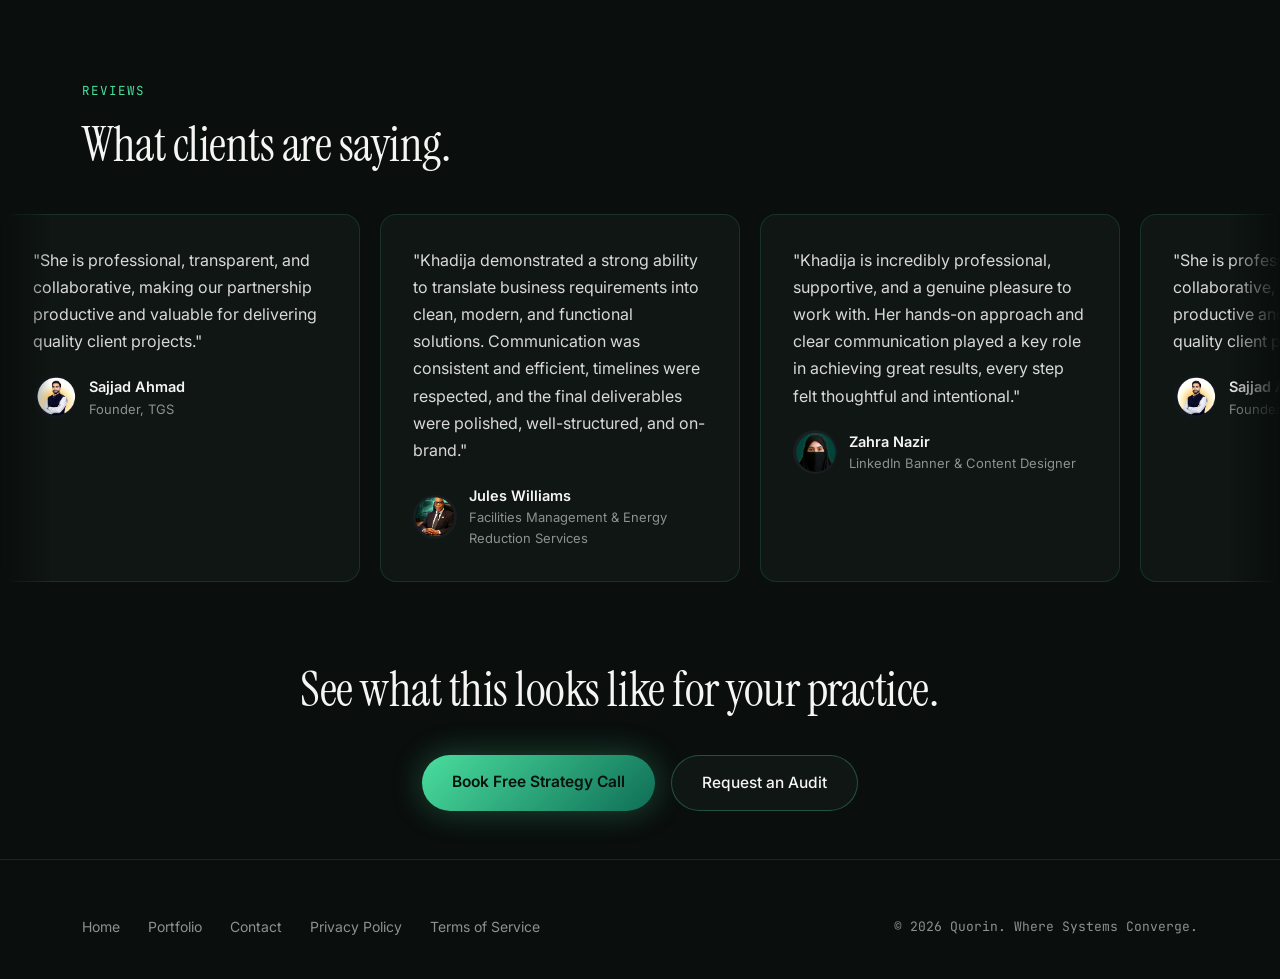
<file: portfolio.html>
<!DOCTYPE html>
<html lang="en">
<head>
<script async src="https://www.googletagmanager.com/gtag/js?id=G-BQW8KKQ15T"></script>
<script>
  window.dataLayer = window.dataLayer || [];
  function gtag(){dataLayer.push(arguments);}
  gtag('js', new Date());
  gtag('config', 'G-BQW8KKQ15T');
</script>

<meta charset="UTF-8">
<meta name="viewport" content="width=device-width, initial-scale=1.0">
<title>Portfolio | Quorin</title>
<meta name="description" content="See how Quorin builds connected growth infrastructure for coaches and consultants, from personal brand website to CRM, AI automation, and client experience.">
<link rel="icon" type="image/svg+xml" href="favicon.svg">
<link rel="icon" type="image/png" sizes="32x32" href="favicon-32.png">
<link rel="icon" type="image/png" sizes="16x16" href="favicon-16.png">
<link rel="apple-touch-icon" href="apple-touch-icon.png">
<meta property="og:type" content="website">
<meta property="og:title" content="Portfolio | Quorin">
<meta property="og:description" content="See how Quorin builds connected growth infrastructure for coaches and consultants, from personal brand website to CRM, AI automation, and client experience.">
<meta property="og:image" content="https://quorin.co/og-image.png">
<meta property="og:url" content="https://quorin.co/portfolio.html">
<meta property="og:site_name" content="Quorin">
<meta name="twitter:card" content="summary_large_image">
<link rel="stylesheet" href="style.css">
<link rel="canonical" href="https://quorin.co/portfolio.html">
<script type="application/ld+json">
{
  "@context": "https://schema.org",
  "@type": "Organization",
  "name": "Quorin",
  "url": "https://quorin.co",
  "logo": "https://quorin.co/og-image.png",
  "description": "Quorin builds psychology-informed growth infrastructure, brand, marketing, sales, CRM, AI automation, and client experience, for coaches and consultants.",
  "founder": { "@type": "Person", "name": "Khadija Kamran" },
  "sameAs": ["https://www.linkedin.com/company/quorin-agency/", "https://www.instagram.com/quorin.ai/"],
  "contactPoint": { "@type": "ContactPoint", "telephone": "+92-334-6085912", "email": "khadija.kamran@quorin.co", "contactType": "sales" }
}
</script>
</head>
<body>

<nav class="nav">
  <div class="nav-inner">
    <a href="index.html" class="nav-logo">
      <svg viewBox="0 0 100 100"><defs><linearGradient id="qg1" x1="0" y1="0" x2="100" y2="100"><stop offset="0%" stop-color="#4ADE9E"/><stop offset="100%" stop-color="#0F6E56"/></linearGradient></defs><rect x="10" y="10" width="80" height="80" rx="20" fill="url(#qg1)"/><rect x="30" y="30" width="40" height="40" rx="10" fill="#0a0e0d"/><rect x="55" y="55" width="18" height="10" rx="5" fill="url(#qg1)" transform="rotate(45 60 60)"/></svg>
      <span>Quorin</span>
    </a>
    <div class="nav-links">
      <a href="index.html">Home</a>
      <a href="contact.html">Contact</a>
      <a href="portfolio.html" class="active">Portfolio</a>
      <a href="https://calendly.com/khadijakamran2007/discovery-call-with-khadija" class="nav-cta">Book Free Strategy Call</a>
    </div>
    <button class="nav-toggle" aria-label="Menu">☰</button>
  </div>
</nav>

<section class="hero" style="padding-bottom:20px">
  <div class="glow glow-emerald"></div>
  <div class="wrap hero-content">
    <div class="badge"><span class="dot"></span>Portfolio</div>
    <h1 class="hero-headline" style="font-size:clamp(34px,4.6vw,52px)">Growth infrastructure, <span class="accent">built for coaches &amp; consultants.</span></h1>
    <p class="hero-sub">Here's what happens when the gaps between your website, marketing, sales, and client experience actually get closed.</p>
  </div>
</section>

<section class="section-tight">
  <div class="wrap">

    <!-- SYSTEM OVERVIEW -->
    <div class="case-study reveal">
      <div class="case-meta-row">
        <div>
          <div class="badge" style="margin-bottom:16px">System Overview &middot; Coaches &amp; Consultants</div>
          <h2 class="case-title">The Connected <span class="accent">Growth System</span> for Coaches &amp; Consultants</h2>
        </div>
        <div class="case-meta-table">
          <span class="label">Built for</span><span class="value">Coaches &amp; Consultants</span>
          <span class="label">Platform</span><span class="value">GoHighLevel + AI Agents</span>
          <span class="label">Approach</span><span class="value">Psychology-Informed</span>
          <span class="label">Type</span><span class="value">Full System Build</span>
        </div>
      </div>

      <div class="case-stats">
        <div class="case-stat"><b>7</b><span>Connected pillars, from brand to retention</span></div>
        <div class="case-stat"><b>1</b><span>System, instead of disconnected tools</span></div>
        <div class="case-stat"><b>8&ndash;10</b><span>Qualified leads we aim to build towards in 90 days*</span></div>
      </div>

      <div class="case-section-label">The Situation</div>
      <h3 class="case-h3">Valuable expertise, held back by disconnected systems</h3>
      <p class="case-p">Many coaches and consultants have real expertise and real content, but their website, marketing, sales process, and client operations don't talk to each other. Attention has nowhere to lead, inquiries wait for a reply, and people who were genuinely interested quietly slip away between &ldquo;I love this&rdquo; and &ldquo;I'm working with you.&rdquo; The result isn't a lack of skill. It's a lack of system.</p>

      <div class="case-before-after">
        <div class="ba-col ba-before">
          <span class="ba-label">WHERE MOST START</span>
          <ul>
            <li>A website that doesn't reflect their expertise or voice</li>
            <li>Content that builds an audience but has nowhere to lead</li>
            <li>Inquiries sitting in DMs and inboxes with no clear process</li>
            <li>Booking handled through back-and-forth messages</li>
            <li>No follow-up for people who go quiet</li>
            <li>No visibility into what's working or where leads drop off</li>
          </ul>
        </div>
        <div class="ba-col ba-after">
          <span class="ba-label">WITH A CONNECTED SYSTEM</span>
          <ul>
            <li>A personal brand website built around their story, voice, and offer</li>
            <li>Landing pages and lead magnets that capture attention</li>
            <li>An AI agent that handles inquiries and responds right</li>
            <li>Booking with calendar integration and reminders</li>
            <li>Follow-up journeys that move slow maybes toward a call</li>
            <li>A CRM pipeline with performance tracking and optimization</li>
          </ul>
        </div>
      </div>

      <div class="case-section-label">What We Build</div>
      <p class="case-p">Brand and digital presence, marketing and lead generation, sales and conversion, CRM and operations, AI and automation, client experience, and retention and analytics, designed as one connected system rather than separate tools. Built on GoHighLevel with AI agents and the integrations your business needs, then handed over with a walkthrough so you can manage it with confidence.</p>

      <p class="case-p" style="font-size:13px;opacity:.75;margin-top:8px">*A target, not a guarantee. Results depend on the offer, audience, and campaign execution.</p>
    </div>

  </div>
</section>

<section class="section-tight">
  <div class="wrap">
    <div class="eyebrow reveal">Reviews</div>
    <h2 class="section-title reveal">What clients are saying.</h2>
  </div>
  <div class="review-marquee-outer" style="margin-top:40px">
    <div class="review-marquee-track">
      <div class="testimonial-card">
        <p>"She is professional, transparent, and collaborative, making our partnership productive and valuable for delivering quality client projects."</p>
        <div class="testimonial-author">
          <div class="author-avatar"><img src="reviewer-sajjad.png" alt="Sajjad Ahmad"></div>
          <div><div class="author-name">Sajjad Ahmad</div><div class="author-role">Founder, TGS</div></div>
        </div>
      </div>
      <div class="testimonial-card">
        <p>"Khadija demonstrated a strong ability to translate business requirements into clean, modern, and functional solutions. Communication was consistent and efficient, timelines were respected, and the final deliverables were polished, well-structured, and on-brand."</p>
        <div class="testimonial-author">
          <div class="author-avatar"><img src="reviewer-jules.png" alt="Jules Williams"></div>
          <div><div class="author-name">Jules Williams</div><div class="author-role">Facilities Management &amp; Energy Reduction Services</div></div>
        </div>
      </div>
      <div class="testimonial-card">
        <p>"Khadija is incredibly professional, supportive, and a genuine pleasure to work with. Her hands-on approach and clear communication played a key role in achieving great results, every step felt thoughtful and intentional."</p>
        <div class="testimonial-author">
          <div class="author-avatar"><img src="reviewer-zahra.png" alt="Zahra Nazir"></div>
          <div><div class="author-name">Zahra Nazir</div><div class="author-role">LinkedIn Banner &amp; Content Designer</div></div>
        </div>
      </div>
      <div class="testimonial-card">
        <p>"She is professional, transparent, and collaborative, making our partnership productive and valuable for delivering quality client projects."</p>
        <div class="testimonial-author">
          <div class="author-avatar"><img src="reviewer-sajjad.png" alt="Sajjad Ahmad"></div>
          <div><div class="author-name">Sajjad Ahmad</div><div class="author-role">Founder, TGS</div></div>
        </div>
      </div>
      <div class="testimonial-card">
        <p>"Khadija demonstrated a strong ability to translate business requirements into clean, modern, and functional solutions. Communication was consistent and efficient, timelines were respected, and the final deliverables were polished, well-structured, and on-brand."</p>
        <div class="testimonial-author">
          <div class="author-avatar"><img src="reviewer-jules.png" alt="Jules Williams"></div>
          <div><div class="author-name">Jules Williams</div><div class="author-role">Facilities Management &amp; Energy Reduction Services</div></div>
        </div>
      </div>
      <div class="testimonial-card">
        <p>"Khadija is incredibly professional, supportive, and a genuine pleasure to work with. Her hands-on approach and clear communication played a key role in achieving great results, every step felt thoughtful and intentional."</p>
        <div class="testimonial-author">
          <div class="author-avatar"><img src="reviewer-zahra.png" alt="Zahra Nazir"></div>
          <div><div class="author-name">Zahra Nazir</div><div class="author-role">LinkedIn Banner &amp; Content Designer</div></div>
        </div>
      </div>
    </div>
  </div>
</section>

<section class="final-cta">
  <div class="wrap">
    <h2 class="section-title reveal">See what this looks like for your practice.</h2>
    <div class="cta-row reveal">
      <a href="https://calendly.com/khadijakamran2007/discovery-call-with-khadija" class="btn-primary">Book Free Strategy Call</a>
      <a href="contact.html" class="btn-secondary">Request an Audit</a>
    </div>
  </div>
</section>

<div class="contact-widget">
  <div class="contact-options">
    <a href="https://wa.me/923346085912?text=Hi%20Khadija%2C%20I%27d%20like%20to%20know%20more%20about%20Quorin" class="contact-option contact-option-whatsapp" target="_blank">
      <span class="contact-option-icon"><svg viewBox="0 0 24 24" fill="white"><path d="M12.04 2C6.58 2 2.13 6.45 2.13 11.91c0 1.75.46 3.48 1.32 5L2 22l5.25-1.38c1.46.8 3.1 1.22 4.79 1.22h.01c5.46 0 9.91-4.45 9.91-9.91C21.96 6.45 17.51 2 12.04 2zm5.79 14.15c-.24.68-1.4 1.31-1.94 1.39-.5.08-1.13.11-1.83-.11-.42-.13-.96-.31-1.65-.61-2.9-1.25-4.79-4.17-4.94-4.36-.14-.19-1.19-1.58-1.19-3.01 0-1.43.75-2.13 1.02-2.42.27-.29.58-.36.78-.36.19 0 .39 0 .56.01.18.01.42-.07.65.5.24.58.82 2.01.89 2.16.07.15.12.32.02.51-.09.19-.14.31-.28.48-.14.17-.29.37-.42.5-.14.14-.29.29-.12.57.17.28.75 1.23 1.6 1.99 1.1.98 2.03 1.29 2.32 1.43.29.14.46.12.63-.07.17-.19.71-.83.9-1.11.19-.29.38-.24.63-.14.26.1 1.63.77 1.91.91.28.14.46.21.53.33.07.12.07.68-.17 1.36z"/></svg></span>
      <span>WhatsApp</span>
    </a>
    <a href="mailto:khadija.kamran@quorin.co" class="contact-option contact-option-email">
      <span class="contact-option-icon"><svg viewBox="0 0 24 24" fill="none" stroke="#06120d" stroke-width="2" stroke-linecap="round" stroke-linejoin="round"><path d="M4 4h16v16H4V4z"/><path d="M22 6l-10 7L2 6"/></svg></span>
      <span>Email</span>
    </a>
  </div>
  <button class="contact-fab" aria-label="Contact us">
    <svg class="icon-chat" viewBox="0 0 24 24" fill="none" stroke="#06120d" stroke-width="2" stroke-linecap="round" stroke-linejoin="round"><path d="M21 11.5a8.38 8.38 0 0 1-.9 3.8 8.5 8.5 0 0 1-7.6 4.7 8.38 8.38 0 0 1-3.8-.9L3 21l1.9-5.7a8.38 8.38 0 0 1-.9-3.8 8.5 8.5 0 0 1 4.7-7.6 8.38 8.38 0 0 1 3.8-.9h.5a8.48 8.48 0 0 1 8 8v.5z"/></svg>
    <svg class="icon-close" viewBox="0 0 24 24" fill="none" stroke="#06120d" stroke-width="2" stroke-linecap="round" stroke-linejoin="round"><line x1="18" y1="6" x2="6" y2="18"/><line x1="6" y1="6" x2="18" y2="18"/></svg>
  </button>
</div>

<footer>
  <div class="wrap footer-inner">
    <div class="footer-links">
      <a href="index.html">Home</a>
      <a href="portfolio.html">Portfolio</a>
      <a href="contact.html">Contact</a>
      <a href="privacy.html">Privacy Policy</a>
      <a href="terms.html">Terms of Service</a>
    </div>
    <div class="footer-copy">&copy; 2026 Quorin. Where Systems Converge.</div>
  </div>
</footer>

<script src="script.js"></script>
</body>
</html>
</file>
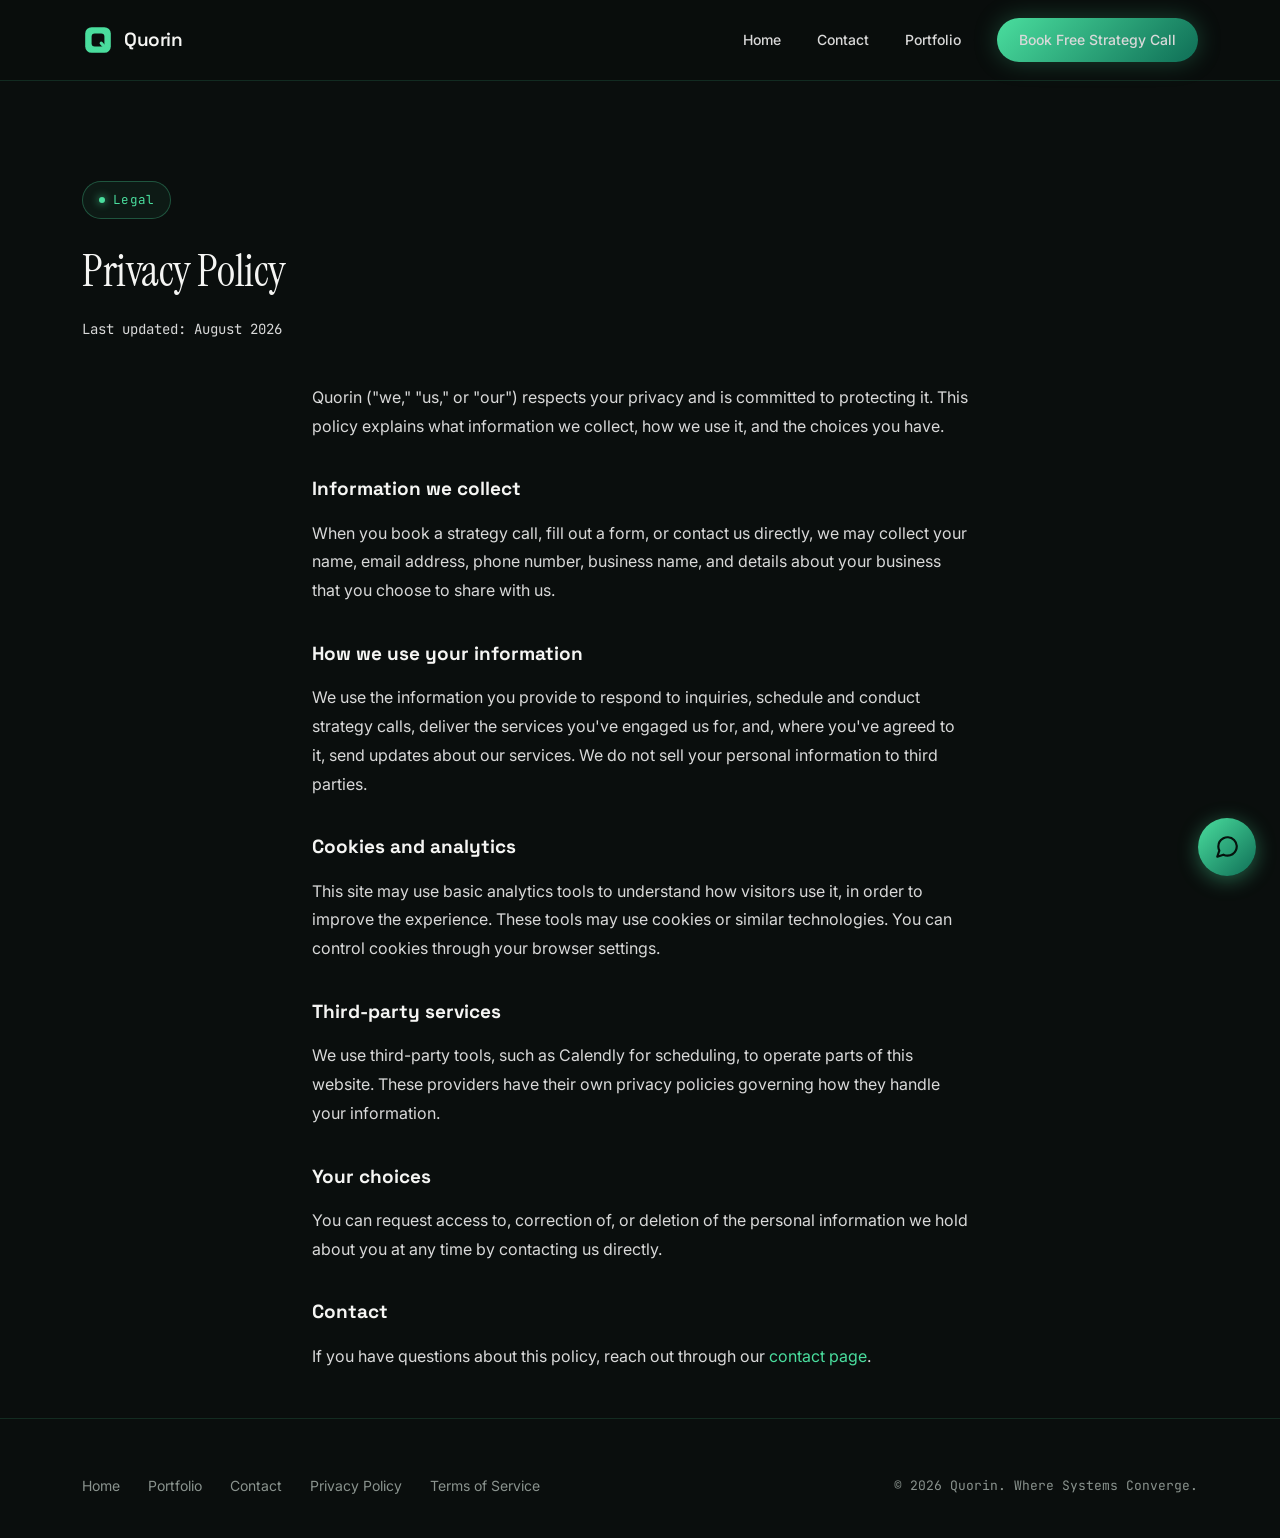
<file: privacy.html>
<!DOCTYPE html>
<html lang="en">
<head>
<script async src="https://www.googletagmanager.com/gtag/js?id=G-BQW8KKQ15T"></script>
<script>
  window.dataLayer = window.dataLayer || [];
  function gtag(){dataLayer.push(arguments);}
  gtag('js', new Date());
  gtag('config', 'G-BQW8KKQ15T');
</script>

<meta charset="UTF-8">
<meta name="viewport" content="width=device-width, initial-scale=1.0">
<title>Privacy Policy | Quorin</title>
<meta name="description" content="Quorin's privacy policy, how we collect, use, and protect your information.">
<link rel="icon" type="image/svg+xml" href="favicon.svg">
<link rel="icon" type="image/png" sizes="32x32" href="favicon-32.png">
<link rel="icon" type="image/png" sizes="16x16" href="favicon-16.png">
<link rel="apple-touch-icon" href="apple-touch-icon.png">
<meta property="og:type" content="website">
<meta property="og:title" content="Privacy Policy | Quorin">
<meta property="og:description" content="Quorin's privacy policy, how we collect, use, and protect your information.">
<meta property="og:image" content="https://quorin.co/og-image.png">
<meta property="og:url" content="https://quorin.co/privacy.html">
<meta property="og:site_name" content="Quorin">
<meta name="twitter:card" content="summary_large_image">
<meta name="twitter:title" content="Privacy Policy | Quorin">
<meta name="twitter:description" content="Quorin's privacy policy, how we collect, use, and protect your information.">
<meta name="twitter:image" content="https://quorin.co/og-image.png">
<link rel="stylesheet" href="style.css">
<link rel="canonical" href="https://quorin.co/privacy.html">
<script type="application/ld+json">
{
  "@context": "https://schema.org",
  "@type": "Organization",
  "name": "Quorin",
  "url": "https://quorin.co",
  "logo": "https://quorin.co/og-image.png",
  "description": "Quorin builds psychology-informed growth infrastructure, brand, marketing, sales, CRM, AI automation, and client experience, for coaches and consultants.",
  "founder": {
    "@type": "Person",
    "name": "Khadija Kamran"
  },
  "sameAs": [
    "https://www.linkedin.com/company/quorin-agency/",
    "https://www.instagram.com/quorin.ai/"
  ],
  "contactPoint": {
    "@type": "ContactPoint",
    "telephone": "+92-334-6085912",
    "email": "khadija.kamran@quorin.co",
    "contactType": "sales"
  }
}
</script>
</head>
<body>

<nav class="nav">
  <div class="nav-inner">
    <a href="index.html" class="nav-logo">
      <svg viewBox="0 0 100 100"><defs><linearGradient id="qg1" x1="0" y1="0" x2="100" y2="100"><stop offset="0%" stop-color="#4ADE9E"/><stop offset="100%" stop-color="#0F6E56"/></linearGradient></defs><rect x="10" y="10" width="80" height="80" rx="20" fill="url(#qg1)"/><rect x="30" y="30" width="40" height="40" rx="10" fill="#0a0e0d"/><rect x="55" y="55" width="18" height="10" rx="5" fill="url(#qg1)" transform="rotate(45 60 60)"/></svg>
      <span>Quorin</span>
    </a>
    <div class="nav-links">
      <a href="index.html">Home</a>
      <a href="contact.html">Contact</a>
      <a href="portfolio.html">Portfolio</a>
      <a href="https://calendly.com/khadijakamran2007/discovery-call-with-khadija" class="nav-cta">Book Free Strategy Call</a>
    </div>
    <button class="nav-toggle" aria-label="Menu">☰</button>
  </div>
</nav>

<section class="hero" style="padding-bottom:10px">
  <div class="wrap hero-content">
    <div class="badge"><span class="dot"></span>Legal</div>
    <h1 class="hero-headline" style="font-size:clamp(30px,4vw,44px)">Privacy Policy</h1>
    <p class="hero-sub" style="font-size:14px;font-family:var(--font-mono)">Last updated: August 2026</p>
  </div>
</section>

<section class="section-tight">
  <div class="wrap" style="max-width:720px">
    <div class="reveal" style="color:var(--text-secondary);line-height:1.8;font-size:16px">

      <p style="margin-bottom:24px">Quorin ("we," "us," or "our") respects your privacy and is committed to protecting it. This policy explains what information we collect, how we use it, and the choices you have.</p>

      <h3 style="font-family:var(--font-display);color:var(--text);font-size:19px;margin:32px 0 12px">Information we collect</h3>
      <p style="margin-bottom:16px">When you book a strategy call, fill out a form, or contact us directly, we may collect your name, email address, phone number, business name, and details about your business that you choose to share with us.</p>

      <h3 style="font-family:var(--font-display);color:var(--text);font-size:19px;margin:32px 0 12px">How we use your information</h3>
      <p style="margin-bottom:16px">We use the information you provide to respond to inquiries, schedule and conduct strategy calls, deliver the services you've engaged us for, and, where you've agreed to it, send updates about our services. We do not sell your personal information to third parties.</p>

      <h3 style="font-family:var(--font-display);color:var(--text);font-size:19px;margin:32px 0 12px">Cookies and analytics</h3>
      <p style="margin-bottom:16px">This site may use basic analytics tools to understand how visitors use it, in order to improve the experience. These tools may use cookies or similar technologies. You can control cookies through your browser settings.</p>

      <h3 style="font-family:var(--font-display);color:var(--text);font-size:19px;margin:32px 0 12px">Third-party services</h3>
      <p style="margin-bottom:16px">We use third-party tools, such as Calendly for scheduling, to operate parts of this website. These providers have their own privacy policies governing how they handle your information.</p>

      <h3 style="font-family:var(--font-display);color:var(--text);font-size:19px;margin:32px 0 12px">Your choices</h3>
      <p style="margin-bottom:16px">You can request access to, correction of, or deletion of the personal information we hold about you at any time by contacting us directly.</p>

      <h3 style="font-family:var(--font-display);color:var(--text);font-size:19px;margin:32px 0 12px">Contact</h3>
      <p style="margin-bottom:16px">If you have questions about this policy, reach out through our <a href="contact.html" style="color:var(--emerald)">contact page</a>.</p>

    </div>
  </div>
</section>

<div class="contact-widget">
  <div class="contact-options">
    <a href="https://wa.me/923346085912?text=Hi%20Khadija%2C%20I%27d%20like%20to%20know%20more%20about%20Quorin" class="contact-option contact-option-whatsapp" target="_blank">
      <span class="contact-option-icon"><svg viewBox="0 0 24 24" fill="white"><path d="M12.04 2C6.58 2 2.13 6.45 2.13 11.91c0 1.75.46 3.48 1.32 5L2 22l5.25-1.38c1.46.8 3.1 1.22 4.79 1.22h.01c5.46 0 9.91-4.45 9.91-9.91C21.96 6.45 17.51 2 12.04 2zm5.79 14.15c-.24.68-1.4 1.31-1.94 1.39-.5.08-1.13.11-1.83-.11-.42-.13-.96-.31-1.65-.61-2.9-1.25-4.79-4.17-4.94-4.36-.14-.19-1.19-1.58-1.19-3.01 0-1.43.75-2.13 1.02-2.42.27-.29.58-.36.78-.36.19 0 .39 0 .56.01.18.01.42-.07.65.5.24.58.82 2.01.89 2.16.07.15.12.32.02.51-.09.19-.14.31-.28.48-.14.17-.29.37-.42.5-.14.14-.29.29-.12.57.17.28.75 1.23 1.6 1.99 1.1.98 2.03 1.29 2.32 1.43.29.14.46.12.63-.07.17-.19.71-.83.9-1.11.19-.29.38-.24.63-.14.26.1 1.63.77 1.91.91.28.14.46.21.53.33.07.12.07.68-.17 1.36z"/></svg></span>
      <span>WhatsApp</span>
    </a>
    <a href="mailto:khadija.kamran@quorin.co" class="contact-option contact-option-email">
      <span class="contact-option-icon"><svg viewBox="0 0 24 24" fill="none" stroke="#06120d" stroke-width="2" stroke-linecap="round" stroke-linejoin="round"><path d="M4 4h16v16H4V4z"/><path d="M22 6l-10 7L2 6"/></svg></span>
      <span>Email</span>
    </a>
  </div>
  <button class="contact-fab" aria-label="Contact us">
    <svg class="icon-chat" viewBox="0 0 24 24" fill="none" stroke="#06120d" stroke-width="2" stroke-linecap="round" stroke-linejoin="round"><path d="M21 11.5a8.38 8.38 0 0 1-.9 3.8 8.5 8.5 0 0 1-7.6 4.7 8.38 8.38 0 0 1-3.8-.9L3 21l1.9-5.7a8.38 8.38 0 0 1-.9-3.8 8.5 8.5 0 0 1 4.7-7.6 8.38 8.38 0 0 1 3.8-.9h.5a8.48 8.48 0 0 1 8 8v.5z"/></svg>
    <svg class="icon-close" viewBox="0 0 24 24" fill="none" stroke="#06120d" stroke-width="2" stroke-linecap="round" stroke-linejoin="round"><line x1="18" y1="6" x2="6" y2="18"/><line x1="6" y1="6" x2="18" y2="18"/></svg>
  </button>
</div>

<footer>
  <div class="wrap footer-inner">
    <div class="footer-links">
      <a href="index.html">Home</a>
      <a href="portfolio.html">Portfolio</a>
      <a href="contact.html">Contact</a>
      <a href="privacy.html">Privacy Policy</a>
      <a href="terms.html">Terms of Service</a>
    </div>
    <div class="footer-copy">© 2026 Quorin. Where Systems Converge.</div>
  </div>
</footer>

<script src="script.js"></script>
</body>
</html>
</file>
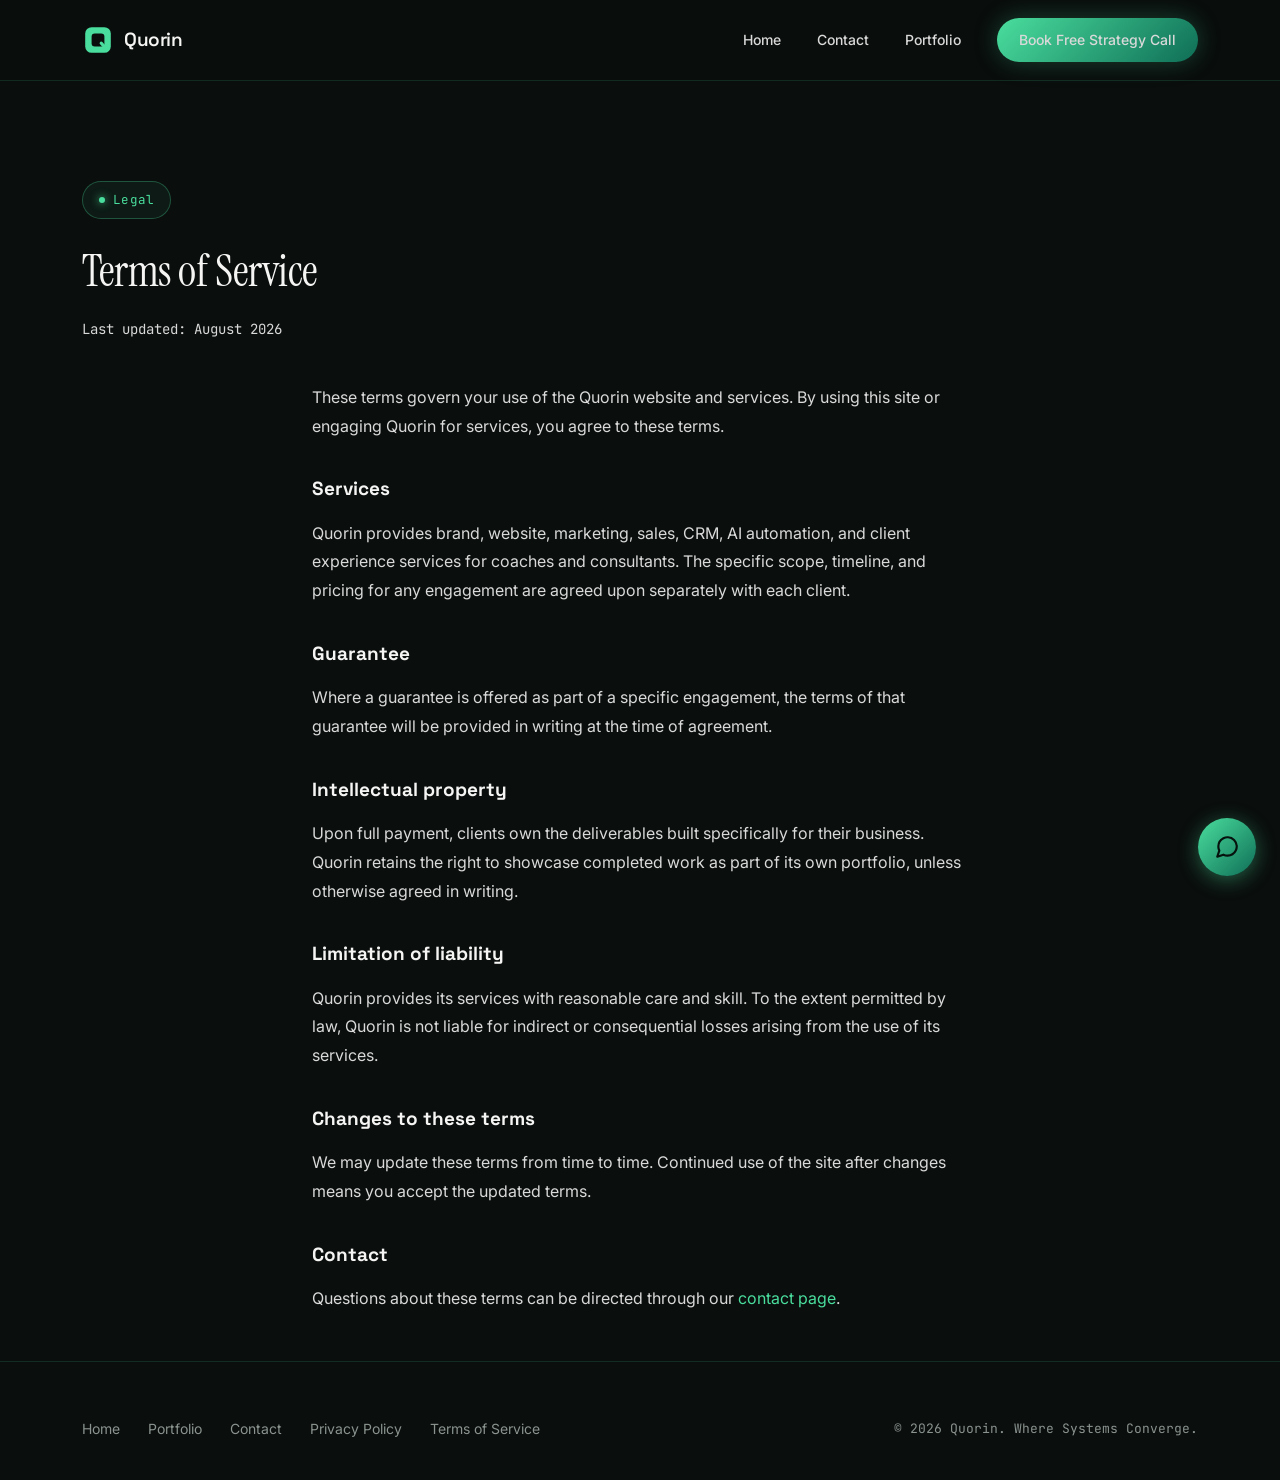
<file: terms.html>
<!DOCTYPE html>
<html lang="en">
<head>
<script async src="https://www.googletagmanager.com/gtag/js?id=G-BQW8KKQ15T"></script>
<script>
  window.dataLayer = window.dataLayer || [];
  function gtag(){dataLayer.push(arguments);}
  gtag('js', new Date());
  gtag('config', 'G-BQW8KKQ15T');
</script>

<meta charset="UTF-8">
<meta name="viewport" content="width=device-width, initial-scale=1.0">
<title>Terms of Service | Quorin</title>
<meta name="description" content="Quorin's terms of service.">
<link rel="icon" type="image/svg+xml" href="favicon.svg">
<link rel="icon" type="image/png" sizes="32x32" href="favicon-32.png">
<link rel="icon" type="image/png" sizes="16x16" href="favicon-16.png">
<link rel="apple-touch-icon" href="apple-touch-icon.png">
<meta property="og:type" content="website">
<meta property="og:title" content="Terms of Service | Quorin">
<meta property="og:description" content="Quorin's terms of service.">
<meta property="og:image" content="https://quorin.co/og-image.png">
<meta property="og:url" content="https://quorin.co/terms.html">
<meta property="og:site_name" content="Quorin">
<meta name="twitter:card" content="summary_large_image">
<meta name="twitter:title" content="Terms of Service | Quorin">
<meta name="twitter:description" content="Quorin's terms of service.">
<meta name="twitter:image" content="https://quorin.co/og-image.png">
<link rel="stylesheet" href="style.css">
<link rel="canonical" href="https://quorin.co/terms.html">
<script type="application/ld+json">
{
  "@context": "https://schema.org",
  "@type": "Organization",
  "name": "Quorin",
  "url": "https://quorin.co",
  "logo": "https://quorin.co/og-image.png",
  "description": "Quorin builds psychology-informed growth infrastructure, brand, marketing, sales, CRM, AI automation, and client experience, for coaches and consultants.",
  "founder": {
    "@type": "Person",
    "name": "Khadija Kamran"
  },
  "sameAs": [
    "https://www.linkedin.com/company/quorin-agency/",
    "https://www.instagram.com/quorin.ai/"
  ],
  "contactPoint": {
    "@type": "ContactPoint",
    "telephone": "+92-334-6085912",
    "email": "khadija.kamran@quorin.co",
    "contactType": "sales"
  }
}
</script>
</head>
<body>

<nav class="nav">
  <div class="nav-inner">
    <a href="index.html" class="nav-logo">
      <svg viewBox="0 0 100 100"><defs><linearGradient id="qg1" x1="0" y1="0" x2="100" y2="100"><stop offset="0%" stop-color="#4ADE9E"/><stop offset="100%" stop-color="#0F6E56"/></linearGradient></defs><rect x="10" y="10" width="80" height="80" rx="20" fill="url(#qg1)"/><rect x="30" y="30" width="40" height="40" rx="10" fill="#0a0e0d"/><rect x="55" y="55" width="18" height="10" rx="5" fill="url(#qg1)" transform="rotate(45 60 60)"/></svg>
      <span>Quorin</span>
    </a>
    <div class="nav-links">
      <a href="index.html">Home</a>
      <a href="contact.html">Contact</a>
      <a href="portfolio.html">Portfolio</a>
      <a href="https://calendly.com/khadijakamran2007/discovery-call-with-khadija" class="nav-cta">Book Free Strategy Call</a>
    </div>
    <button class="nav-toggle" aria-label="Menu">☰</button>
  </div>
</nav>

<section class="hero" style="padding-bottom:10px">
  <div class="wrap hero-content">
    <div class="badge"><span class="dot"></span>Legal</div>
    <h1 class="hero-headline" style="font-size:clamp(30px,4vw,44px)">Terms of Service</h1>
    <p class="hero-sub" style="font-size:14px;font-family:var(--font-mono)">Last updated: August 2026</p>
  </div>
</section>

<section class="section-tight">
  <div class="wrap" style="max-width:720px">
    <div class="reveal" style="color:var(--text-secondary);line-height:1.8;font-size:16px">

      <p style="margin-bottom:24px">These terms govern your use of the Quorin website and services. By using this site or engaging Quorin for services, you agree to these terms.</p>

      <h3 style="font-family:var(--font-display);color:var(--text);font-size:19px;margin:32px 0 12px">Services</h3>
      <p style="margin-bottom:16px">Quorin provides brand, website, marketing, sales, CRM, AI automation, and client experience services for coaches and consultants. The specific scope, timeline, and pricing for any engagement are agreed upon separately with each client.</p>

      <h3 style="font-family:var(--font-display);color:var(--text);font-size:19px;margin:32px 0 12px">Guarantee</h3>
      <p style="margin-bottom:16px">Where a guarantee is offered as part of a specific engagement, the terms of that guarantee will be provided in writing at the time of agreement.</p>

      <h3 style="font-family:var(--font-display);color:var(--text);font-size:19px;margin:32px 0 12px">Intellectual property</h3>
      <p style="margin-bottom:16px">Upon full payment, clients own the deliverables built specifically for their business. Quorin retains the right to showcase completed work as part of its own portfolio, unless otherwise agreed in writing.</p>

      <h3 style="font-family:var(--font-display);color:var(--text);font-size:19px;margin:32px 0 12px">Limitation of liability</h3>
      <p style="margin-bottom:16px">Quorin provides its services with reasonable care and skill. To the extent permitted by law, Quorin is not liable for indirect or consequential losses arising from the use of its services.</p>

      <h3 style="font-family:var(--font-display);color:var(--text);font-size:19px;margin:32px 0 12px">Changes to these terms</h3>
      <p style="margin-bottom:16px">We may update these terms from time to time. Continued use of the site after changes means you accept the updated terms.</p>

      <h3 style="font-family:var(--font-display);color:var(--text);font-size:19px;margin:32px 0 12px">Contact</h3>
      <p style="margin-bottom:16px">Questions about these terms can be directed through our <a href="contact.html" style="color:var(--emerald)">contact page</a>.</p>

    </div>
  </div>
</section>

<div class="contact-widget">
  <div class="contact-options">
    <a href="https://wa.me/923346085912?text=Hi%20Khadija%2C%20I%27d%20like%20to%20know%20more%20about%20Quorin" class="contact-option contact-option-whatsapp" target="_blank">
      <span class="contact-option-icon"><svg viewBox="0 0 24 24" fill="white"><path d="M12.04 2C6.58 2 2.13 6.45 2.13 11.91c0 1.75.46 3.48 1.32 5L2 22l5.25-1.38c1.46.8 3.1 1.22 4.79 1.22h.01c5.46 0 9.91-4.45 9.91-9.91C21.96 6.45 17.51 2 12.04 2zm5.79 14.15c-.24.68-1.4 1.31-1.94 1.39-.5.08-1.13.11-1.83-.11-.42-.13-.96-.31-1.65-.61-2.9-1.25-4.79-4.17-4.94-4.36-.14-.19-1.19-1.58-1.19-3.01 0-1.43.75-2.13 1.02-2.42.27-.29.58-.36.78-.36.19 0 .39 0 .56.01.18.01.42-.07.65.5.24.58.82 2.01.89 2.16.07.15.12.32.02.51-.09.19-.14.31-.28.48-.14.17-.29.37-.42.5-.14.14-.29.29-.12.57.17.28.75 1.23 1.6 1.99 1.1.98 2.03 1.29 2.32 1.43.29.14.46.12.63-.07.17-.19.71-.83.9-1.11.19-.29.38-.24.63-.14.26.1 1.63.77 1.91.91.28.14.46.21.53.33.07.12.07.68-.17 1.36z"/></svg></span>
      <span>WhatsApp</span>
    </a>
    <a href="mailto:khadija.kamran@quorin.co" class="contact-option contact-option-email">
      <span class="contact-option-icon"><svg viewBox="0 0 24 24" fill="none" stroke="#06120d" stroke-width="2" stroke-linecap="round" stroke-linejoin="round"><path d="M4 4h16v16H4V4z"/><path d="M22 6l-10 7L2 6"/></svg></span>
      <span>Email</span>
    </a>
  </div>
  <button class="contact-fab" aria-label="Contact us">
    <svg class="icon-chat" viewBox="0 0 24 24" fill="none" stroke="#06120d" stroke-width="2" stroke-linecap="round" stroke-linejoin="round"><path d="M21 11.5a8.38 8.38 0 0 1-.9 3.8 8.5 8.5 0 0 1-7.6 4.7 8.38 8.38 0 0 1-3.8-.9L3 21l1.9-5.7a8.38 8.38 0 0 1-.9-3.8 8.5 8.5 0 0 1 4.7-7.6 8.38 8.38 0 0 1 3.8-.9h.5a8.48 8.48 0 0 1 8 8v.5z"/></svg>
    <svg class="icon-close" viewBox="0 0 24 24" fill="none" stroke="#06120d" stroke-width="2" stroke-linecap="round" stroke-linejoin="round"><line x1="18" y1="6" x2="6" y2="18"/><line x1="6" y1="6" x2="18" y2="18"/></svg>
  </button>
</div>

<footer>
  <div class="wrap footer-inner">
    <div class="footer-links">
      <a href="index.html">Home</a>
      <a href="portfolio.html">Portfolio</a>
      <a href="contact.html">Contact</a>
      <a href="privacy.html">Privacy Policy</a>
      <a href="terms.html">Terms of Service</a>
    </div>
    <div class="footer-copy">© 2026 Quorin. Where Systems Converge.</div>
  </div>
</footer>

<script src="script.js"></script>
</body>
</html>
</file>
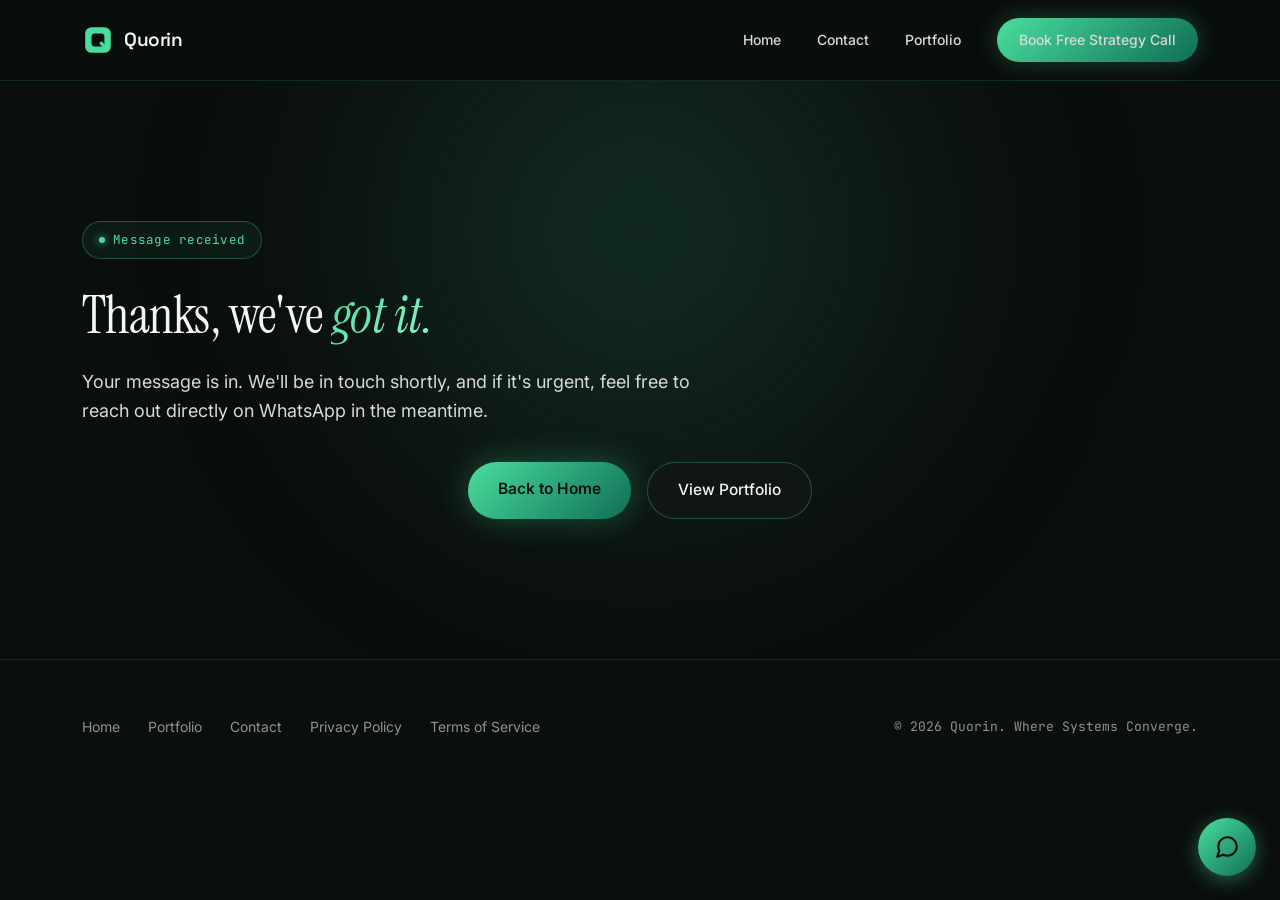
<file: thank-you.html>
<!DOCTYPE html>
<html lang="en">
<head>
<script async src="https://www.googletagmanager.com/gtag/js?id=G-BQW8KKQ15T"></script>
<script>
  window.dataLayer = window.dataLayer || [];
  function gtag(){dataLayer.push(arguments);}
  gtag('js', new Date());
  gtag('config', 'G-BQW8KKQ15T');
</script>

<meta charset="UTF-8">
<meta name="viewport" content="width=device-width, initial-scale=1.0">
<title>Message Received | Quorin</title>
<meta name="description" content="Thanks for reaching out to Quorin, we'll be in touch shortly.">
<meta name="robots" content="noindex">
<link rel="icon" type="image/svg+xml" href="favicon.svg">
<link rel="icon" type="image/png" sizes="32x32" href="favicon-32.png">
<link rel="icon" type="image/png" sizes="16x16" href="favicon-16.png">
<link rel="apple-touch-icon" href="apple-touch-icon.png">
<link rel="stylesheet" href="style.css">
</head>
<body>

<nav class="nav">
  <div class="nav-inner">
    <a href="index.html" class="nav-logo">
      <svg viewBox="0 0 100 100"><defs><linearGradient id="qg1" x1="0" y1="0" x2="100" y2="100"><stop offset="0%" stop-color="#4ADE9E"/><stop offset="100%" stop-color="#0F6E56"/></linearGradient></defs><rect x="10" y="10" width="80" height="80" rx="20" fill="url(#qg1)"/><rect x="30" y="30" width="40" height="40" rx="10" fill="#0a0e0d"/><rect x="55" y="55" width="18" height="10" rx="5" fill="url(#qg1)" transform="rotate(45 60 60)"/></svg>
      <span>Quorin</span>
    </a>
    <div class="nav-links">
      <a href="index.html">Home</a>
      <a href="contact.html">Contact</a>
      <a href="portfolio.html">Portfolio</a>
      <a href="https://calendly.com/khadijakamran2007/discovery-call-with-khadija" class="nav-cta">Book Free Strategy Call</a>
    </div>
    <button class="nav-toggle" aria-label="Menu">☰</button>
  </div>
</nav>

<section class="hero" style="padding:140px 0">
  <div class="glow glow-emerald"></div>
  <div class="wrap hero-content">
    <div class="badge"><span class="dot"></span>Message received</div>
    <h1 class="hero-headline" style="font-size:clamp(34px,4.6vw,52px)">Thanks, we've <span class="accent">got it.</span></h1>
    <p class="hero-sub">Your message is in. We'll be in touch shortly, and if it's urgent, feel free to reach out directly on WhatsApp in the meantime.</p>
    <div class="cta-row" style="margin-top:36px">
      <a href="index.html" class="btn-primary">Back to Home</a>
      <a href="portfolio.html" class="btn-secondary">View Portfolio</a>
    </div>
  </div>
</section>

<div class="contact-widget">
  <div class="contact-options">
    <a href="https://wa.me/923346085912?text=Hi%20Khadija%2C%20I%27d%20like%20to%20know%20more%20about%20Quorin" class="contact-option contact-option-whatsapp" target="_blank">
      <span class="contact-option-icon"><svg viewBox="0 0 24 24" fill="white"><path d="M12.04 2C6.58 2 2.13 6.45 2.13 11.91c0 1.75.46 3.48 1.32 5L2 22l5.25-1.38c1.46.8 3.1 1.22 4.79 1.22h.01c5.46 0 9.91-4.45 9.91-9.91C21.96 6.45 17.51 2 12.04 2zm5.79 14.15c-.24.68-1.4 1.31-1.94 1.39-.5.08-1.13.11-1.83-.11-.42-.13-.96-.31-1.65-.61-2.9-1.25-4.79-4.17-4.94-4.36-.14-.19-1.19-1.58-1.19-3.01 0-1.43.75-2.13 1.02-2.42.27-.29.58-.36.78-.36.19 0 .39 0 .56.01.18.01.42-.07.65.5.24.58.82 2.01.89 2.16.07.15.12.32.02.51-.09.19-.14.31-.28.48-.14.17-.29.37-.42.5-.14.14-.29.29-.12.57.17.28.75 1.23 1.6 1.99 1.1.98 2.03 1.29 2.32 1.43.29.14.46.12.63-.07.17-.19.71-.83.9-1.11.19-.29.38-.24.63-.14.26.1 1.63.77 1.91.91.28.14.46.21.53.33.07.12.07.68-.17 1.36z"/></svg></span>
      <span>WhatsApp</span>
    </a>
    <a href="mailto:khadija.kamran@quorin.co" class="contact-option contact-option-email">
      <span class="contact-option-icon"><svg viewBox="0 0 24 24" fill="none" stroke="#06120d" stroke-width="2" stroke-linecap="round" stroke-linejoin="round"><path d="M4 4h16v16H4V4z"/><path d="M22 6l-10 7L2 6"/></svg></span>
      <span>Email</span>
    </a>
  </div>
  <button class="contact-fab" aria-label="Contact us">
    <svg class="icon-chat" viewBox="0 0 24 24" fill="none" stroke="#06120d" stroke-width="2" stroke-linecap="round" stroke-linejoin="round"><path d="M21 11.5a8.38 8.38 0 0 1-.9 3.8 8.5 8.5 0 0 1-7.6 4.7 8.38 8.38 0 0 1-3.8-.9L3 21l1.9-5.7a8.38 8.38 0 0 1-.9-3.8 8.5 8.5 0 0 1 4.7-7.6 8.38 8.38 0 0 1 3.8-.9h.5a8.48 8.48 0 0 1 8 8v.5z"/></svg>
    <svg class="icon-close" viewBox="0 0 24 24" fill="none" stroke="#06120d" stroke-width="2" stroke-linecap="round" stroke-linejoin="round"><line x1="18" y1="6" x2="6" y2="18"/><line x1="6" y1="6" x2="18" y2="18"/></svg>
  </button>
</div>

<footer>
  <div class="wrap footer-inner">
    <div class="footer-links">
      <a href="index.html">Home</a>
      <a href="portfolio.html">Portfolio</a>
      <a href="contact.html">Contact</a>
      <a href="privacy.html">Privacy Policy</a>
      <a href="terms.html">Terms of Service</a>
    </div>
    <div class="footer-copy">&copy; 2026 Quorin. Where Systems Converge.</div>
  </div>
</footer>

<script src="script.js"></script>
</body>
</html>
</file>
<file: style.css>
@import url('https://fonts.googleapis.com/css2?family=Instrument+Serif:ital@0;1&family=Space+Grotesk:wght@500;600;700&family=Inter:wght@400;500;600&family=JetBrains+Mono:wght@400;500&display=swap');

:root {
  --bg: #0a0e0d;
  --surface: #0f1613;
  --surface-2: #131c18;
  --border: rgba(74, 222, 158, 0.14);
  --border-strong: rgba(74, 222, 158, 0.3);
  --emerald: #4ADE9E;
  --emerald-deep: #0F6E56;
  --emerald-dim: #1a3a2f;
  --text: #f5f5f3;
  --text-secondary: #d9d9d9;
  --text-muted: #8a938e;
  --font-display: 'Space Grotesk', sans-serif;
  --font-voice: 'Instrument Serif', serif;
  --font-body: 'Inter', sans-serif;
  --font-mono: 'JetBrains Mono', monospace;
}

* { margin: 0; padding: 0; box-sizing: border-box; }

html { scroll-behavior: smooth; overflow-x: hidden; }

body {
  background: var(--bg);
  color: var(--text);
  font-family: var(--font-body);
  font-size: 17px;
  line-height: 1.6;
  -webkit-font-smoothing: antialiased;
  overflow-x: hidden;
}

img, video { max-width: 100%; display: block; }

a { color: inherit; text-decoration: none; }

.wrap { max-width: 1180px; margin: 0 auto; padding: 0 32px; }

/* Ambient glow backgrounds */
.glow {
  position: absolute;
  border-radius: 50%;
  filter: blur(120px);
  pointer-events: none;
  z-index: 0;
}
.glow-emerald { background: radial-gradient(circle, rgba(74,222,158,0.22) 0%, transparent 70%); }

/* Nav */
.nav {
  position: sticky;
  top: 0;
  z-index: 100;
  background: rgba(10, 14, 13, 0.82);
  backdrop-filter: blur(16px);
  border-bottom: 1px solid var(--border);
}
.nav-inner {
  max-width: 1180px;
  margin: 0 auto;
  padding: 18px 32px;
  display: flex;
  align-items: center;
  justify-content: space-between;
}
.nav-logo { display: flex; align-items: center; gap: 10px; }
.nav-logo svg { width: 32px; height: 32px; }
.nav-logo span { font-family: var(--font-display); font-weight: 600; font-size: 19px; letter-spacing: -0.02em; }
.nav-links { display: flex; align-items: center; gap: 36px; }
.nav-links a {
  font-size: 14px;
  color: var(--text-secondary);
  transition: color 0.2s;
  font-weight: 500;
}
.nav-links a:hover, .nav-links a.active { color: var(--emerald); }
.nav-cta {
  padding: 11px 22px;
  border-radius: 100px;
  background: linear-gradient(135deg, var(--emerald) 0%, var(--emerald-deep) 100%);
  color: #06120d;
  font-weight: 600;
  font-size: 14px;
  box-shadow: 0 0 24px rgba(74, 222, 158, 0.25);
  transition: transform 0.2s, box-shadow 0.2s;
  white-space: nowrap;
}
.nav-cta:hover { transform: translateY(-1px); box-shadow: 0 0 32px rgba(74, 222, 158, 0.4); }
.nav-toggle { display: none; background: none; border: none; color: var(--text); font-size: 24px; cursor: pointer; }

@media (max-width: 880px) {
  .nav-links { position: fixed; top: 68px; left: 0; right: 0; bottom: 0; z-index: 150; background: linear-gradient(180deg, #0d1512, #0a0e0d 40%); flex-direction: column; justify-content: flex-start; padding: 40px 32px; gap: 28px; transform: translateX(100%); transition: transform 0.3s ease; }
  .nav-links.open { transform: translateX(0); }
  .nav-toggle { display: block; z-index: 160; position: relative; }
}

/* Badge */
.badge {
  display: inline-flex;
  align-items: center;
  gap: 8px;
  padding: 8px 16px;
  border-radius: 100px;
  border: 1px solid var(--border-strong);
  background: rgba(74, 222, 158, 0.06);
  font-family: var(--font-mono);
  font-size: 12.5px;
  color: var(--emerald);
  letter-spacing: 0.02em;
}
.badge .dot { width: 6px; height: 6px; border-radius: 50%; background: var(--emerald); box-shadow: 0 0 8px var(--emerald); }

/* Hero */
.hero {
  position: relative;
  padding: 100px 0 60px;
  text-align: left;
  overflow: hidden;
}
.hero .glow { width: 700px; height: 700px; top: -200px; left: 50%; transform: translateX(-50%); }
.hero-content { position: relative; z-index: 1; }
h1.hero-headline {
  font-family: var(--font-voice);
  font-size: clamp(42px, 6vw, 74px);
  font-weight: 400;
  line-height: 1.1;
  letter-spacing: -0.01em;
  margin: 28px 0 22px;
  max-width: 900px;
}
h1.hero-headline b, h1.hero-headline .accent { font-style: italic; background: linear-gradient(135deg, var(--emerald) 0%, #8ff5c5 100%); -webkit-background-clip: text; background-clip: text; color: transparent; }
.hero-sub {
  font-size: 18px;
  color: var(--text-secondary);
  max-width: 620px;
  margin: 0;
  line-height: 1.65;
}

/* Video frame */
.video-frame {
  position: relative;
  max-width: 920px;
  margin: 56px auto 0;
  border-radius: 20px;
  border: 1px solid var(--border-strong);
  background: var(--surface);
  padding: 10px;
  box-shadow: 0 0 80px rgba(74, 222, 158, 0.12), 0 40px 80px -20px rgba(0,0,0,0.6);
}
.video-frame video, .video-frame .video-placeholder {
  width: 100%;
  border-radius: 13px;
  display: block;
  aspect-ratio: 16/9;
  background: var(--surface-2);
}
.video-placeholder {
  display: flex;
  align-items: center;
  justify-content: center;
  color: var(--text-muted);
  font-family: var(--font-mono);
  font-size: 13px;
  flex-direction: column;
  gap: 12px;
}
.play-icon {
  width: 56px; height: 56px; border-radius: 50%;
  background: linear-gradient(135deg, var(--emerald), var(--emerald-deep));
  display: flex; align-items: center; justify-content: center;
  box-shadow: 0 0 30px rgba(74,222,158,0.4);
}
.play-icon::after { content: ''; width: 0; height: 0; border-style: solid; border-width: 8px 0 8px 14px; border-color: transparent transparent transparent #06120d; margin-left: 3px; }

/* Sections */
section { position: relative; padding: 48px 0; }
.section-tight { padding: 32px 0; }
.eyebrow { font-family: var(--font-mono); font-size: 12.5px; color: var(--emerald); letter-spacing: 0.08em; text-transform: uppercase; margin-bottom: 16px; }
h2.section-title {
  font-family: var(--font-voice);
  font-size: clamp(32px, 4vw, 48px);
  font-weight: 400;
  letter-spacing: -0.01em;
  line-height: 1.18;
  max-width: 720px;
}
.section-desc { font-size: 17px; color: var(--text-secondary); max-width: 620px; margin-top: 18px; line-height: 1.7; }
.center { text-align: center; margin-left: auto; margin-right: auto; }

/* Big idea bridge section */
.bridge { text-align: left; padding: 56px 0 24px; }
.bridge h2 { font-family: var(--font-voice); font-size: clamp(32px, 4.4vw, 50px); font-weight: 400; letter-spacing: -0.01em; max-width: 1000px; margin: 0 0 20px; line-height: 1.22; }
.bridge p { font-size: 18px; color: var(--text-secondary); max-width: 880px; margin: 0; line-height: 1.7; }

/* Stage list (problem framework) */
.stage-list { max-width: 1000px; margin: 56px 0 0; display: flex; flex-direction: column; }
.stage-item {
  display: grid;
  grid-template-columns: 140px 1fr;
  gap: 24px;
  padding: 22px 0;
  border-top: 1px solid var(--border);
  align-items: baseline;
}
.stage-item:last-child { border-bottom: 1px solid var(--border); }
.stage-num { font-family: var(--font-mono); font-size: 13px; color: var(--emerald); }
.stage-text b { font-family: var(--font-display); font-weight: 600; font-size: 17px; display: block; margin-bottom: 4px; }
.stage-text span { color: var(--text-muted); font-size: 15px; }
.stage-final { border-top: 1px solid var(--border-strong) !important; background: rgba(74,222,158,0.04); margin-top: 4px; padding-left: 20px; padding-right: 20px; border-radius: 12px; }

/* Converging components — continuous horizontal marquee */
.converge-wrap { position: relative; margin: 20px 0 0; }
.marquee-outer {
  overflow: hidden;
  width: 100%;
  -webkit-mask-image: linear-gradient(90deg, transparent, black 6%, black 94%, transparent);
  mask-image: linear-gradient(90deg, transparent, black 6%, black 94%, transparent);
}
.marquee-track {
  display: flex;
  align-items: center;
  gap: 0;
  width: max-content;
  animation: marquee 26s linear infinite;
}
.marquee-outer:hover .marquee-track { animation-play-state: paused; }
@keyframes marquee { from { transform: translateX(0); } to { transform: translateX(-50%); } }
.node {
  background: var(--surface);
  border: 1px solid var(--border);
  border-radius: 16px;
  padding: 22px 18px;
  width: 148px;
  flex-shrink: 0;
  text-align: center;
}
.node-icon {
  width: 40px; height: 40px;
  margin: 0 auto 12px;
  border-radius: 11px;
  background: linear-gradient(135deg, var(--emerald-dim), var(--surface-2));
  border: 1px solid var(--border-strong);
  display: flex; align-items: center; justify-content: center;
  color: var(--emerald);
  font-size: 17px;
}
.node b { font-family: var(--font-display); font-size: 14px; font-weight: 600; display: block; }
.node span { font-size: 11.5px; color: var(--text-muted); display: block; margin-top: 4px; }
.connector { width: 44px; height: 1px; flex-shrink: 0; background: linear-gradient(90deg, var(--border-strong), var(--emerald), var(--border-strong)); position: relative; }
.connector::after { content: ''; position: absolute; top: -2px; left: 0; width: 5px; height: 5px; border-radius: 50%; background: var(--emerald); box-shadow: 0 0 8px var(--emerald); animation: flow 1.8s linear infinite; }
@keyframes flow { 0% { left: 0; opacity: 0; } 10% { opacity: 1; } 90% { opacity: 1; } 100% { left: calc(100% - 5px); opacity: 0; } }
.converge-label { text-align: center; margin-top: 22px; font-family: var(--font-mono); font-size: 13px; color: var(--text-muted); }
@media (prefers-reduced-motion: reduce) {
  .marquee-track { animation: none; }
}

/* Live demo */
.demo-card {
  max-width: 900px;
  margin: 0 auto;
  border-radius: 20px;
  border: 1px solid var(--border-strong);
  background: linear-gradient(180deg, var(--surface), var(--surface-2));
  padding: 48px;
  text-align: center;
  position: relative;
  overflow: hidden;
}
.demo-card .glow { width: 500px; height: 500px; top: -150px; left: 50%; transform: translateX(-50%); }
.demo-btn {
  display: inline-flex; align-items: center; gap: 8px;
  margin-top: 28px; padding: 14px 28px;
  border-radius: 100px;
  background: linear-gradient(135deg, var(--emerald), var(--emerald-deep));
  color: #06120d; font-weight: 600; font-size: 15px;
  box-shadow: 0 0 30px rgba(74,222,158,0.3);
  position: relative; z-index: 1;
}

/* Founder */
.founder { display: grid; grid-template-columns: 280px 1fr; gap: 56px; align-items: center; }
.founder-photo { width: 100%; aspect-ratio: 1; border-radius: 20px; background: var(--surface-2); border: 1px solid var(--border); overflow: hidden; }
.founder-photo img { width: 100%; height: 100%; object-fit: cover; }
.founder-text p { font-size: 17px; color: var(--text-secondary); line-height: 1.75; margin-bottom: 16px; }
.founder-name { font-family: var(--font-voice); font-weight: 400; font-size: 32px; margin-bottom: 6px; }
.founder-role { font-family: var(--font-mono); font-size: 13px; color: var(--emerald); margin-bottom: 24px; }
@media (max-width: 780px) { .founder { grid-template-columns: 1fr; } .founder-photo { max-width: 220px; margin: 0 auto; } }

/* Quote block */
.quote-block {
  border-left: 2px solid var(--emerald);
  padding: 4px 0 4px 24px;
  margin: 28px 0;
  font-family: var(--font-voice);
  font-style: italic;
  font-size: 24px;
  font-weight: 400;
  line-height: 1.5;
  color: var(--text);
}
.quote-cite { display: block; margin-top: 10px; font-family: var(--font-mono); font-size: 13px; color: var(--text-muted); font-style: normal; }

/* Review marquee, continuous horizontal */
.review-marquee-outer {
  overflow: hidden;
  width: 100%;
  -webkit-mask-image: linear-gradient(90deg, transparent, black 4%, black 96%, transparent);
  mask-image: linear-gradient(90deg, transparent, black 4%, black 96%, transparent);
}
.review-marquee-track {
  display: flex;
  gap: 20px;
  width: max-content;
  animation: marquee 34s linear infinite;
}
.review-marquee-outer:hover .review-marquee-track { animation-play-state: paused; }
.review-marquee-track .testimonial-card { width: 360px; flex-shrink: 0; }

/* Testimonial cards */
.testimonial-grid { display: grid; grid-template-columns: repeat(auto-fit, minmax(320px, 1fr)); gap: 24px; margin-top: 48px; }
.testimonial-card {
  background: var(--surface);
  border: 1px solid var(--border);
  border-radius: 16px;
  padding: 32px;
}
.testimonial-card p { font-size: 16px; color: var(--text-secondary); line-height: 1.7; margin-bottom: 20px; }
.testimonial-author { display: flex; align-items: center; gap: 12px; }
.author-avatar { width: 44px; height: 44px; border-radius: 50%; background: var(--emerald-dim); display: flex; align-items: center; justify-content: center; font-family: var(--font-display); font-weight: 600; color: var(--emerald); font-size: 14px; overflow: hidden; flex-shrink: 0; }
.author-avatar img { width: 100%; height: 100%; object-fit: cover; }
.author-name { font-weight: 600; font-size: 14.5px; }
.author-role { font-size: 13px; color: var(--text-muted); }

/* Fit lists */
.fit-grid { display: grid; grid-template-columns: 1fr 1fr; gap: 28px; margin-top: 48px; }
.fit-card { background: var(--surface); border: 1px solid var(--border); border-radius: 16px; padding: 32px; }
.fit-card h3 { font-family: var(--font-display); font-size: 18px; font-weight: 600; margin-bottom: 20px; }
.fit-card ul { list-style: none; display: flex; flex-direction: column; gap: 14px; }
.fit-card li { font-size: 15px; color: var(--text-secondary); padding-left: 20px; position: relative; line-height: 1.5; }
.fit-card li::before { content: '•'; position: absolute; left: 0; color: var(--emerald); font-size: 18px; line-height: 1.2; }
@media (max-width: 780px) { .fit-grid { grid-template-columns: 1fr; } }

/* Coaches band */
.coach-band {
  border-radius: 24px;
  border: 1px solid var(--border);
  background: linear-gradient(135deg, var(--surface), var(--surface-2));
  padding: 56px;
  display: flex;
  align-items: center;
  justify-content: space-between;
  gap: 40px;
  flex-wrap: wrap;
}
.coach-band h3 { font-family: var(--font-voice); font-size: 30px; font-weight: 400; margin-bottom: 20px; max-width: 900px; }
.coach-band-list { list-style: none; display: flex; flex-direction: column; gap: 18px; max-width: 900px; }
.coach-band-list li { color: var(--text-secondary); line-height: 1.65; padding-left: 22px; position: relative; }
.coach-band-list li::before { content: '•'; position: absolute; left: 0; color: var(--emerald); font-size: 18px; line-height: 1.3; }
.coach-band p { color: var(--text-secondary); max-width: 460px; line-height: 1.6; }
.coach-link { display: inline-flex; align-items: center; gap: 6px; color: var(--emerald); font-weight: 600; font-size: 15px; margin-top: 18px; white-space: nowrap; }

/* Guarantee band */
.guarantee-band {
  text-align: left;
  border-radius: 24px;
  border: 1px solid var(--border-strong);
  background: rgba(74,222,158,0.04);
  padding: 48px 44px;
}
.guarantee-band h3 { font-family: var(--font-voice); font-size: 28px; font-weight: 400; margin-bottom: 16px; }
.guarantee-band p { color: var(--text-secondary); max-width: 900px; margin: 0; line-height: 1.7; }

/* FAQ */
.faq-item { border-top: 1px solid var(--border); padding: 26px 0; max-width: 1000px; margin: 0; }
.faq-item:last-child { border-bottom: 1px solid var(--border); }
.faq-q { font-family: var(--font-display); font-weight: 600; font-size: 17px; cursor: pointer; display: flex; justify-content: space-between; align-items: center; gap: 20px; }
.faq-a { color: var(--text-secondary); font-size: 15.5px; line-height: 1.7; margin-top: 14px; display: none; }
.faq-item.open .faq-a { display: block; }
.faq-toggle { font-size: 20px; color: var(--emerald); flex-shrink: 0; transition: transform 0.25s; }
.faq-item.open .faq-toggle { transform: rotate(45deg); }

/* Final CTA */
.final-cta { text-align: left; }
.final-cta h2 { max-width: 680px; margin: 0 auto 36px; }
.cta-row { display: flex; gap: 16px; justify-content: center; flex-wrap: wrap; }
.btn-primary {
  padding: 15px 30px; border-radius: 100px;
  background: linear-gradient(135deg, var(--emerald), var(--emerald-deep));
  color: #06120d; font-weight: 600; font-size: 15.5px;
  box-shadow: 0 0 32px rgba(74,222,158,0.3);
}
.btn-secondary {
  padding: 15px 30px; border-radius: 100px;
  border: 1px solid var(--border-strong);
  color: var(--text); font-weight: 500; font-size: 15.5px;
  background: var(--surface);
}

/* Lead magnets */
.magnet-grid { display: grid; grid-template-columns: repeat(auto-fit, minmax(280px, 1fr)); gap: 20px; margin-top: 20px; max-width: 780px; margin-left: auto; margin-right: auto; }
.magnet-card { background: var(--surface); border: 1px solid var(--border); border-radius: 14px; padding: 24px; text-align: left; transition: border-color 0.2s; }
.magnet-card:hover { border-color: var(--border-strong); }
.magnet-card b { font-family: var(--font-display); display: block; font-size: 15.5px; margin-bottom: 6px; }
.magnet-card span { font-size: 13.5px; color: var(--text-muted); }

/* Footer */
footer { border-top: 1px solid var(--border); padding: 56px 0 40px; }
.footer-inner { display: flex; justify-content: space-between; align-items: center; flex-wrap: wrap; gap: 24px; }
.footer-links { display: flex; gap: 28px; flex-wrap: wrap; }
.footer-links a { font-size: 14px; color: var(--text-muted); }
.footer-links a:hover { color: var(--emerald); }
.footer-copy { font-size: 13px; color: var(--text-muted); font-family: var(--font-mono); }

/* Services page specific */
.service-grid { display: grid; grid-template-columns: repeat(2, 1fr); gap: 24px; }
.service-card { background: var(--surface); border: 1px solid var(--border); border-radius: 18px; padding: 32px; transition: border-color 0.25s, transform 0.25s; }
.service-card:hover { border-color: var(--border-strong); transform: translateY(-3px); }
.service-num { font-family: var(--font-mono); font-size: 12px; color: var(--emerald); margin-bottom: 14px; display: block; }
.service-card h3 { font-family: var(--font-display); font-size: 20px; font-weight: 600; margin-bottom: 10px; }
.service-card p { color: var(--text-secondary); font-size: 15px; line-height: 1.65; }
@media (max-width: 780px) { .service-grid { grid-template-columns: 1fr; } }
.aims-grid { grid-template-columns: repeat(3, 1fr); }
@media (max-width: 900px) { .aims-grid { grid-template-columns: 1fr; } }

/* Contact page */
.contact-grid { display: grid; grid-template-columns: 1fr 1fr; gap: 48px; align-items: start; }
.contact-card { background: var(--surface); border: 1px solid var(--border); border-radius: 20px; padding: 40px; }
.social-row { display: flex; gap: 14px; margin-top: 28px; }
.social-icon { width: 46px; height: 46px; border-radius: 12px; border: 1px solid var(--border); background: var(--surface-2); display: flex; align-items: center; justify-content: center; color: var(--text-secondary); transition: all 0.2s; }
.social-icon:hover { border-color: var(--emerald); color: var(--emerald); }
.phone-link { display: inline-flex; align-items: center; gap: 10px; margin-top: 20px; padding: 12px 20px; border-radius: 100px; border: 1px solid var(--border); background: var(--surface-2); color: var(--text); font-weight: 500; font-size: 15px; transition: all 0.2s; }
.phone-link:hover { border-color: var(--emerald); color: var(--emerald); }
.phone-icon { font-size: 15px; }
@media (max-width: 780px) { .contact-grid { grid-template-columns: 1fr; } }

.calendly-card {
  border-radius: 20px;
  border: 1px solid var(--border-strong);
  background: var(--surface);
  padding: 6px;
  overflow: hidden;
  box-shadow: 0 0 60px rgba(74,222,158,0.1);
}
.calendly-card iframe { border-radius: 16px; display: block; min-height: 700px; }

.project-grid { display: grid; grid-template-columns: 1fr 1fr; gap: 56px; align-items: start; }
.project-info .eyebrow { margin-bottom: 8px; }
.project-info h2 { margin-bottom: 16px; }
.project-info .section-desc { margin-top: 0; margin-bottom: 28px; }
.project-contact-line { display: block; font-family: var(--font-display); font-size: 19px; font-weight: 600; color: var(--text); margin-top: 20px; }
.project-contact-line:hover { color: var(--emerald); }
.project-contact-hours { font-size: 14px; color: var(--text-muted); margin-top: 4px; }

.project-form { background: var(--surface); border: 1px solid var(--border); border-radius: 20px; padding: 36px; }
.form-row { display: grid; grid-template-columns: 1fr 1fr; gap: 16px; }
.form-field { margin-bottom: 20px; }
.form-field label { display: block; font-size: 13.5px; font-weight: 500; color: var(--text-secondary); margin-bottom: 8px; }
.form-field input, .form-field textarea {
  width: 100%;
  background: var(--surface-2);
  border: 1px solid var(--border);
  border-radius: 10px;
  padding: 12px 14px;
  color: var(--text);
  font-family: var(--font-body);
  font-size: 14.5px;
  resize: vertical;
}
.form-field input:focus, .form-field textarea:focus { outline: none; border-color: var(--emerald); }
.form-field input::placeholder, .form-field textarea::placeholder { color: var(--text-muted); }
@media (max-width: 780px) { .project-grid { grid-template-columns: 1fr; } .form-row { grid-template-columns: 1fr; } }

/* Reveal on scroll */
html.reveal-ready .reveal { opacity: 0; transform: translateY(20px); transition: all 0.7s cubic-bezier(.2,.8,.2,1); }
html.reveal-ready .reveal.in-view { opacity: 1; transform: translateY(0); }

@media (max-width: 780px) {
  .founder { text-align: left; }
  section { padding: 40px 0; }
  .coach-band { text-align: left; justify-content: flex-start; }
}

/* Expandable contact widget */
.contact-widget {
  position: fixed;
  bottom: 24px;
  right: 24px;
  z-index: 200;
  display: flex;
  flex-direction: column;
  align-items: flex-end;
  gap: 14px;
}
.contact-fab {
  width: 58px;
  height: 58px;
  border-radius: 50%;
  background: linear-gradient(135deg, var(--emerald), var(--emerald-deep));
  display: flex;
  align-items: center;
  justify-content: center;
  box-shadow: 0 4px 20px rgba(74,222,158,0.4), 0 0 0 0 rgba(74,222,158,0.4);
  animation: contact-pulse 2.5s infinite;
  transition: transform 0.2s;
  border: none;
  cursor: pointer;
}
.contact-fab:hover { transform: scale(1.08); }
.contact-fab svg { width: 26px; height: 26px; }
.contact-fab .icon-close { display: none; }
.contact-widget.open .contact-fab { animation: none; }
.contact-widget.open .contact-fab .icon-chat { display: none; }
.contact-widget.open .contact-fab .icon-close { display: block; }
@keyframes contact-pulse {
  0% { box-shadow: 0 4px 20px rgba(74,222,158,0.4), 0 0 0 0 rgba(74,222,158,0.4); }
  70% { box-shadow: 0 4px 20px rgba(74,222,158,0.4), 0 0 0 14px rgba(74,222,158,0); }
  100% { box-shadow: 0 4px 20px rgba(74,222,158,0.4), 0 0 0 0 rgba(74,222,158,0); }
}

.contact-options {
  display: flex;
  flex-direction: column;
  align-items: flex-end;
  gap: 12px;
  opacity: 0;
  transform: translateY(12px);
  pointer-events: none;
  transition: opacity 0.25s ease, transform 0.25s ease;
}
.contact-widget.open .contact-options {
  opacity: 1;
  transform: translateY(0);
  pointer-events: auto;
}
.contact-option {
  display: flex;
  align-items: center;
  gap: 10px;
  background: var(--surface);
  border: 1px solid var(--border-strong);
  border-radius: 100px;
  padding: 10px 18px 10px 10px;
  box-shadow: 0 4px 16px rgba(0,0,0,0.3);
  transition: transform 0.2s, border-color 0.2s;
}
.contact-option:hover { transform: translateX(-4px); border-color: var(--emerald); }
.contact-option-icon {
  width: 36px;
  height: 36px;
  border-radius: 50%;
  display: flex;
  align-items: center;
  justify-content: center;
  flex-shrink: 0;
}
.contact-option-icon svg { width: 18px; height: 18px; }
.contact-option-whatsapp .contact-option-icon { background: #25D366; }
.contact-option-email .contact-option-icon { background: var(--emerald); }
.contact-option span { font-family: var(--font-display); font-size: 14px; font-weight: 500; color: var(--text); white-space: nowrap; }

@media (max-width: 780px) {
  .contact-widget { bottom: 18px; right: 18px; }
  .contact-fab { width: 52px; height: 52px; }
  .contact-fab svg { width: 22px; height: 22px; }
}

/* Blog listing */
.blog-grid { display: grid; grid-template-columns: repeat(auto-fit, minmax(320px, 1fr)); gap: 24px; }
.blog-card { background: var(--surface); border: 1px solid var(--border); border-radius: 18px; padding: 32px; }
.blog-tag { font-family: var(--font-mono); font-size: 12px; color: var(--emerald); text-transform: uppercase; letter-spacing: 0.06em; }
.blog-card h3 { font-family: var(--font-voice); font-size: 22px; font-weight: 400; margin: 14px 0 12px; line-height: 1.3; }
.blog-card p { color: var(--text-secondary); font-size: 15px; line-height: 1.65; }

/* Article page */
.article-meta { display: flex; align-items: center; gap: 14px; font-family: var(--font-mono); font-size: 13px; color: var(--text-muted); margin-top: 20px; }
.article-body { max-width: 720px; margin: 0 auto; color: var(--text-secondary); font-size: 17px; line-height: 1.85; }
.article-body p { margin-bottom: 22px; }
.article-body h2 { font-family: var(--font-voice); font-weight: 400; font-size: 30px; color: var(--text); margin: 44px 0 18px; line-height: 1.25; }
.article-body h3 { font-family: var(--font-display); font-weight: 600; font-size: 19px; color: var(--text); margin: 32px 0 12px; }
.article-body ul, .article-body ol { margin: 0 0 22px 22px; }
.article-body li { margin-bottom: 10px; }
.article-body strong { color: var(--text); font-weight: 600; }
.article-callout { background: var(--surface); border: 1px solid var(--border-strong); border-radius: 16px; padding: 28px 32px; margin: 36px 0; }
.article-callout p { margin: 0; color: var(--text); font-size: 17px; }
.article-cta-inline { display: inline-block; margin-top: 8px; color: var(--emerald); font-weight: 600; }

/* Industry cards */
.industry-grid { display: grid; grid-template-columns: 1fr 1fr; gap: 28px; margin-top: 48px; }
.industry-card { background: var(--surface); border: 1px solid var(--border); border-radius: 20px; overflow: hidden; }
.industry-img { width: 100%; aspect-ratio: 16/10; overflow: hidden; }
.industry-img img { width: 100%; height: 100%; object-fit: cover; object-position: center top; display: block; }
.industry-body { padding: 32px; }
.industry-body h3 { font-family: var(--font-voice); font-weight: 400; font-size: 24px; margin-bottom: 18px; }
.industry-body ul { list-style: none; display: flex; flex-direction: column; gap: 14px; }
.industry-body li { font-size: 15px; color: var(--text-secondary); padding-left: 20px; position: relative; line-height: 1.6; }
.industry-body li::before { content: '•'; position: absolute; left: 0; color: var(--emerald); font-size: 18px; line-height: 1.3; }
@media (max-width: 780px) { .industry-grid { grid-template-columns: 1fr; } }

/* Portfolio / case studies */
.case-study { background: var(--surface); border: 1px solid var(--border); border-radius: 24px; padding: 48px; margin-bottom: 40px; }
.case-meta-row { display: flex; justify-content: space-between; align-items: flex-start; flex-wrap: wrap; gap: 24px; margin-bottom: 32px; }
.case-meta-table { display: grid; grid-template-columns: auto auto; gap: 4px 20px; font-size: 13.5px; }
.case-meta-table .label { color: var(--text-muted); font-family: var(--font-mono); font-size: 12px; }
.case-meta-table .value { color: var(--text); font-weight: 500; }
.case-title { font-family: var(--font-voice); font-weight: 400; font-size: 30px; max-width: 560px; line-height: 1.2; }
.case-title .accent { font-style: italic; background: linear-gradient(135deg, var(--emerald) 0%, #8ff5c5 100%); -webkit-background-clip: text; background-clip: text; color: transparent; }
.case-stats { display: grid; grid-template-columns: repeat(3, 1fr); gap: 16px; margin: 32px 0; }
.case-stat { background: var(--surface-2); border: 1px solid var(--border); border-radius: 14px; padding: 24px 16px; text-align: center; }
.case-stat b { font-family: var(--font-display); font-size: 32px; font-weight: 700; color: var(--emerald); display: block; }
.case-stat span { font-size: 12.5px; color: var(--text-muted); display: block; margin-top: 6px; }
.case-section-label { font-family: var(--font-mono); font-size: 12px; color: var(--emerald); text-transform: uppercase; letter-spacing: 0.06em; margin-bottom: 10px; }
.case-h3 { font-family: var(--font-display); font-weight: 600; font-size: 19px; margin-bottom: 12px; }
.case-p { color: var(--text-secondary); font-size: 15.5px; line-height: 1.75; margin-bottom: 28px; }
.case-before-after { display: grid; grid-template-columns: 1fr 1fr; gap: 20px; margin-bottom: 28px; }
.ba-col { border-radius: 14px; padding: 20px 22px; border: 1px solid var(--border); }
.ba-before { border-color: rgba(217, 119, 87, 0.3); }
.ba-after { border-color: var(--border-strong); }
.ba-label { font-family: var(--font-mono); font-size: 11.5px; letter-spacing: 0.06em; margin-bottom: 12px; display: block; }
.ba-before .ba-label { color: #d97757; }
.ba-after .ba-label { color: var(--emerald); }
.ba-col ul { list-style: none; display: flex; flex-direction: column; gap: 10px; }
.ba-col li { font-size: 14px; color: var(--text-secondary); padding-left: 18px; position: relative; line-height: 1.5; }
.ba-before li::before { content: '✗'; position: absolute; left: 0; color: #d97757; font-size: 12px; }
.ba-after li::before { content: '✓'; position: absolute; left: 0; color: var(--emerald); font-size: 12px; }
.case-quote { border-left: 2px solid var(--emerald); padding: 4px 0 4px 24px; margin: 32px 0 20px; font-family: var(--font-voice); font-style: italic; font-size: 19px; line-height: 1.6; color: var(--text); }
.case-signature { font-size: 13.5px; color: var(--text-muted); }
.case-signature b { color: var(--text); font-weight: 600; }
@media (max-width: 780px) {
  .case-study { padding: 28px; }
  .case-stats { grid-template-columns: 1fr; }
  .case-before-after { grid-template-columns: 1fr; }
  .case-meta-table { grid-template-columns: auto 1fr; }
}

/* Final CTA heading — dancing text effect */
.final-cta .section-title { overflow: visible; }
.final-cta .word-dance {
  display: inline-block;
  animation: wordDance 2.8s ease-in-out infinite;
  animation-play-state: paused;
}
.final-cta .section-title.dance-active .word-dance {
  animation-play-state: running;
}
@keyframes wordDance {
  0%, 100% { transform: translateY(0) rotate(0deg); }
  25% { transform: translateY(-8px) rotate(-1.5deg); }
  50% { transform: translateY(0) rotate(0deg); }
  75% { transform: translateY(6px) rotate(1.5deg); }
}
@media (prefers-reduced-motion: reduce) {
  .final-cta .word-dance { animation: none; }
}

/* Services page — wide content marquee (Seven Parts) */
.service-marquee-outer {
  overflow: hidden;
  width: 100%;
  -webkit-mask-image: linear-gradient(90deg, transparent, black 4%, black 96%, transparent);
  mask-image: linear-gradient(90deg, transparent, black 4%, black 96%, transparent);
}
.service-marquee-track {
  display: flex;
  gap: 20px;
  width: max-content;
  animation: marquee 42s linear infinite;
}
.service-marquee-outer:hover .service-marquee-track { animation-play-state: paused; }
.service-marquee-reverse { animation-name: marqueeReverse; }
@keyframes marqueeReverse { from { transform: translateX(-50%); } to { transform: translateX(0); } }

.service-node-featured {
  position: relative;
  background: linear-gradient(135deg, rgba(74,222,158,0.08), var(--surface));
  border: 1px solid transparent;
  background-clip: padding-box;
  border-radius: 20px;
  padding: 40px;
  max-width: 720px;
  margin: 0 auto;
  text-align: center;
  box-shadow: 0 0 60px rgba(74,222,158,0.18), inset 0 0 40px rgba(74,222,158,0.04);
  overflow: hidden;
}
.service-node-featured::before {
  content: '';
  position: absolute;
  inset: 0;
  border-radius: 20px;
  padding: 1px;
  background: linear-gradient(135deg, var(--emerald), transparent 40%, transparent 60%, var(--emerald));
  -webkit-mask: linear-gradient(#fff 0 0) content-box, linear-gradient(#fff 0 0);
  -webkit-mask-composite: xor;
  mask-composite: exclude;
  pointer-events: none;
}
.service-node-featured .service-node-num { display: inline-block; font-size: 13px; }
.service-node-featured h3 { font-family: var(--font-voice); font-weight: 400; font-size: 26px; margin: 10px 0 14px; background: linear-gradient(135deg, var(--emerald), #8ff5c5); -webkit-background-clip: text; background-clip: text; color: transparent; }
.service-node-featured p { color: var(--text-secondary); font-size: 16px; line-height: 1.7; max-width: 560px; margin: 0 auto; }
.service-node {
  position: relative;
  background: linear-gradient(135deg, rgba(74,222,158,0.06), var(--surface));
  border: 1px solid transparent;
  background-clip: padding-box;
  border-radius: 18px;
  padding: 28px;
  width: 300px;
  flex-shrink: 0;
  box-shadow: 0 0 30px rgba(74,222,158,0.1), inset 0 0 24px rgba(74,222,158,0.03);
  overflow: hidden;
}
.service-node::before {
  content: '';
  position: absolute;
  inset: 0;
  border-radius: 18px;
  padding: 1px;
  background: linear-gradient(135deg, var(--emerald), transparent 45%, transparent 55%, var(--emerald));
  -webkit-mask: linear-gradient(#fff 0 0) content-box, linear-gradient(#fff 0 0);
  -webkit-mask-composite: xor;
  mask-composite: exclude;
  pointer-events: none;
}
.service-node-num { font-family: var(--font-mono); font-size: 12px; color: var(--emerald); display: block; margin-bottom: 12px; }
.service-node h3 { font-family: var(--font-display); font-size: 19px; font-weight: 600; margin-bottom: 10px; background: linear-gradient(135deg, var(--emerald), #8ff5c5); -webkit-background-clip: text; background-clip: text; color: transparent; }
.service-node p { color: var(--text-secondary); font-size: 14.5px; line-height: 1.6; }
@media (max-width: 780px) {
  .service-node { width: 260px; }
}

/* Soft, slow glow animation for all major headlines site-wide */
h1.hero-headline, h2.section-title {
  animation: headlineGlow 3.5s ease-in-out infinite;
}
@keyframes headlineGlow {
  0%, 100% {
    text-shadow: 0 0 0px rgba(74,222,158,0), 0 0 0px rgba(74,222,158,0);
    filter: brightness(1);
  }
  50% {
    text-shadow: 0 0 18px rgba(74,222,158,0.9), 0 0 40px rgba(74,222,158,0.5);
    filter: brightness(1.15);
  }
}
@media (prefers-reduced-motion: reduce) {
  h1.hero-headline, h2.section-title { animation: none; }
}
</file>
